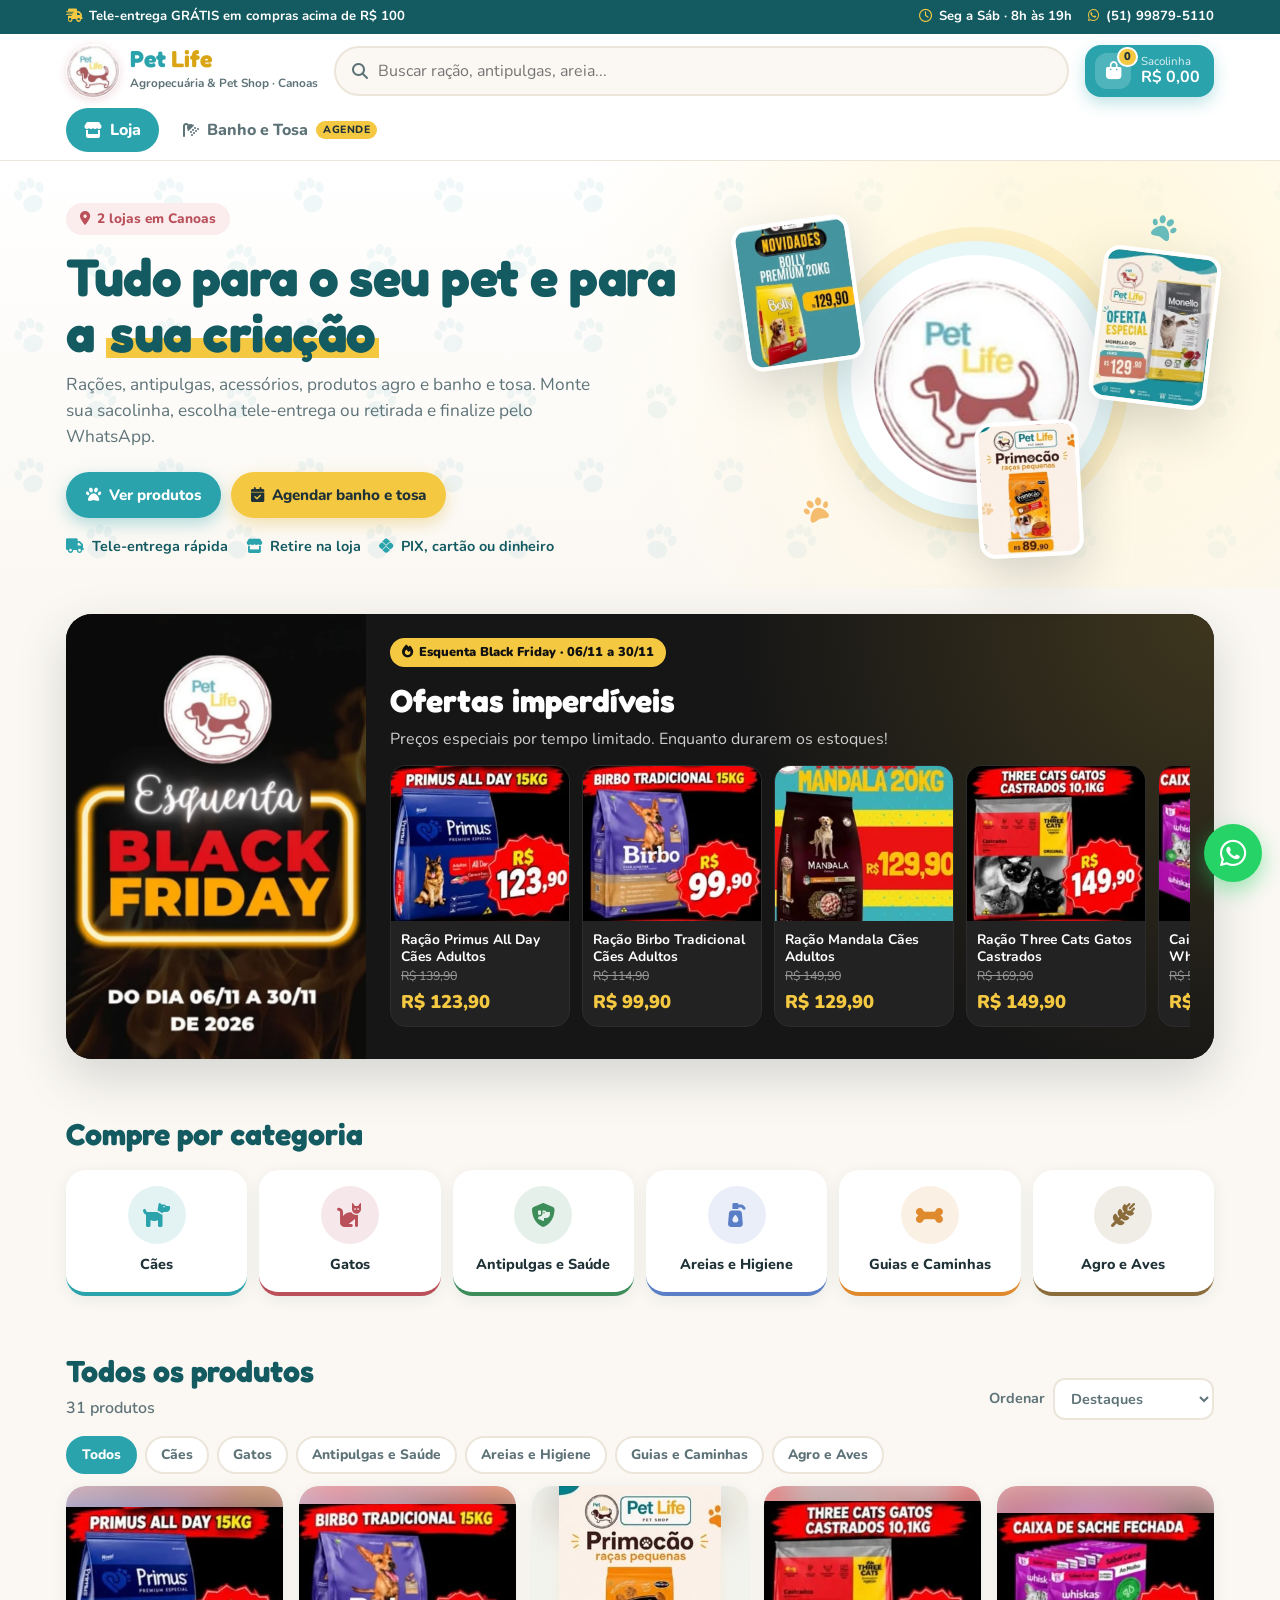
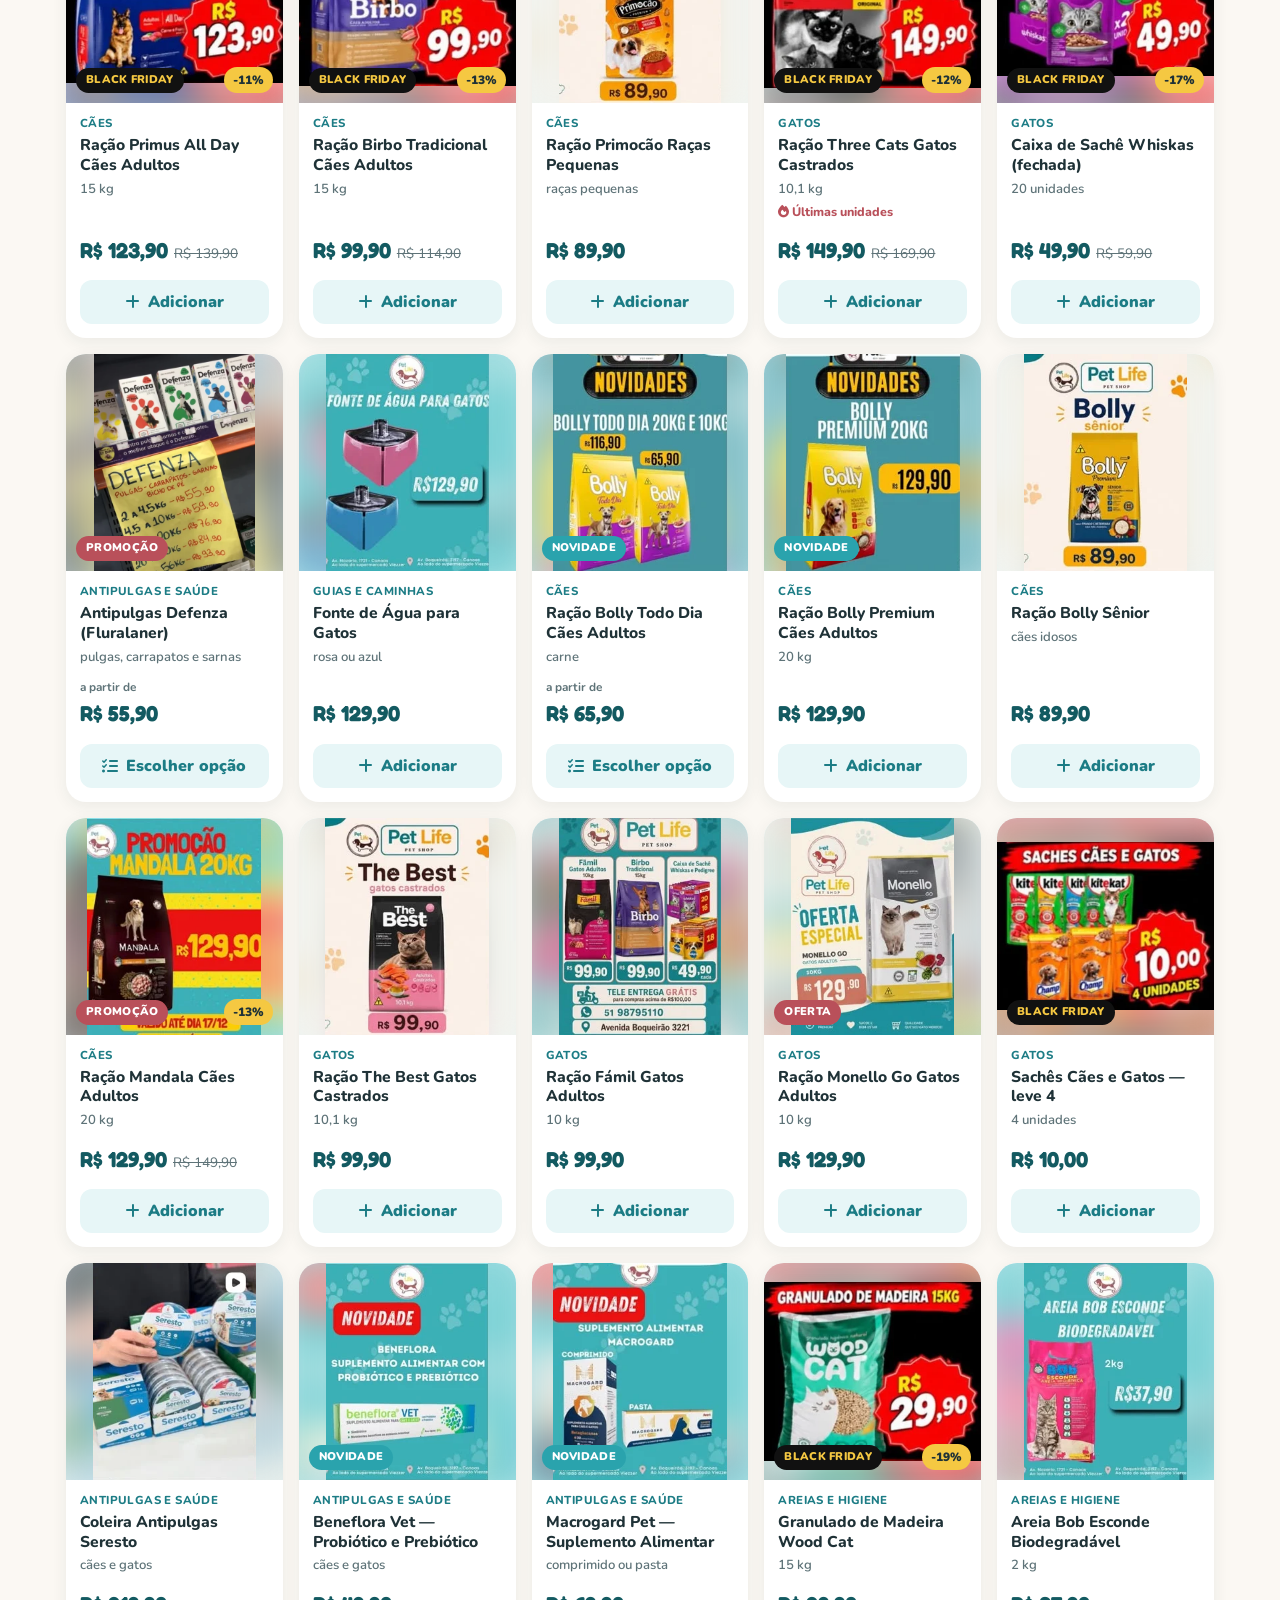
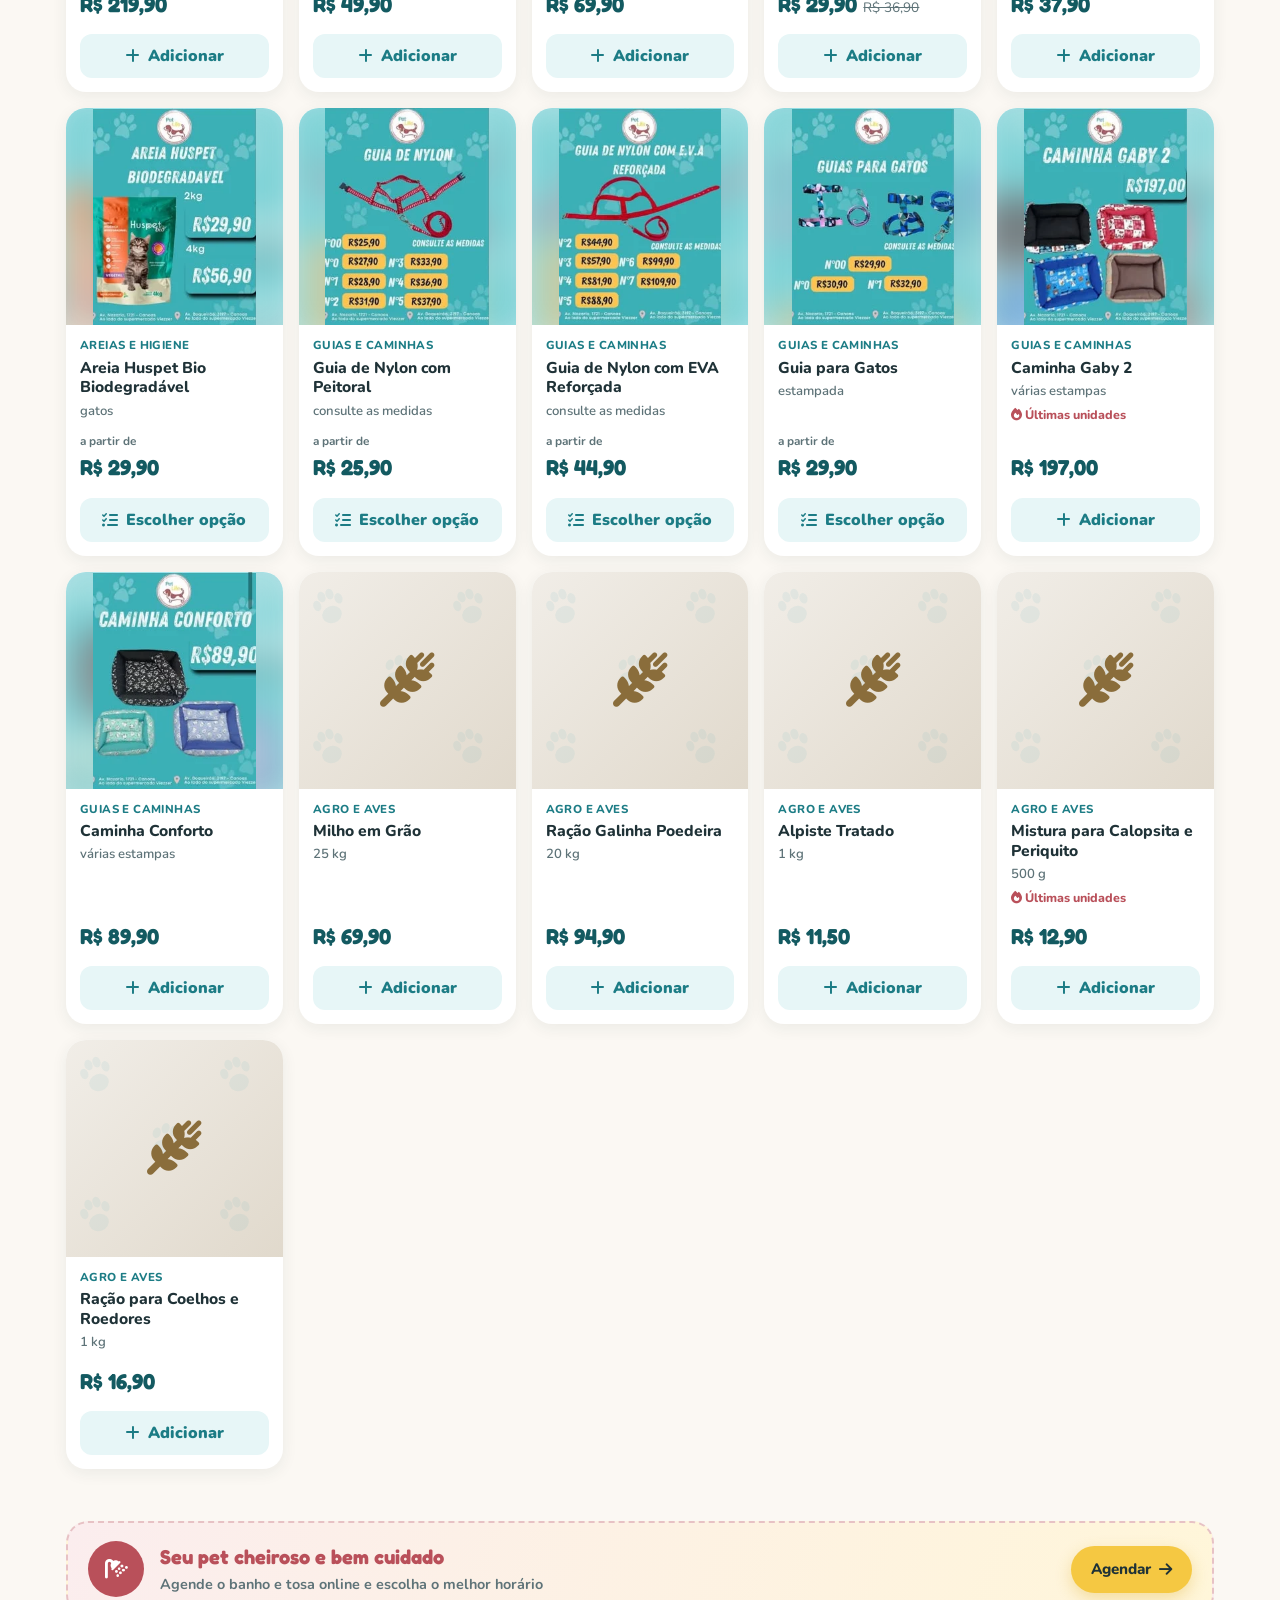
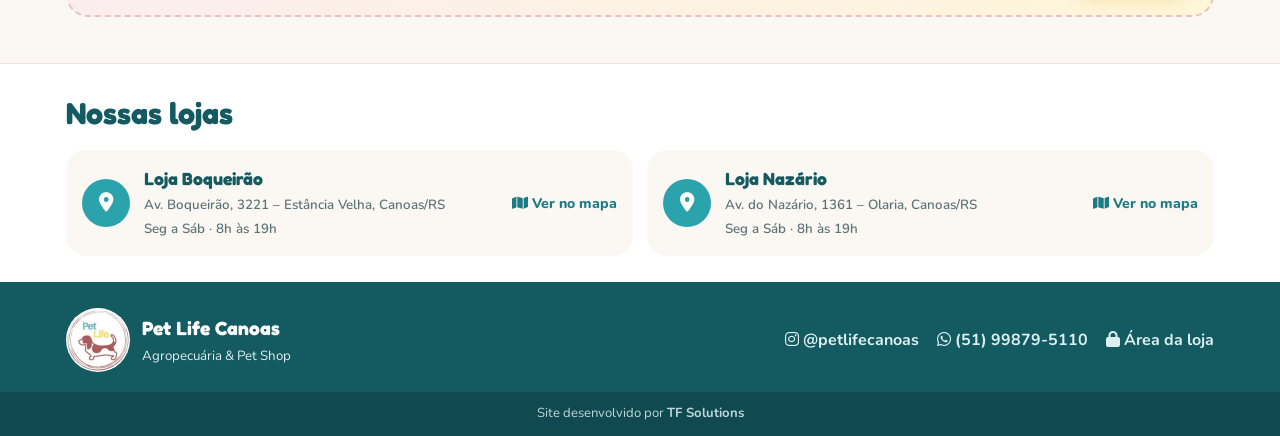
<file: index.html>
<!DOCTYPE html>
<html lang="pt-BR">

<head>
    <meta charset="UTF-8" />
    <meta name="viewport" content="width=device-width, initial-scale=1.0" />
    <title>Pet Life Canoas · Agropecuária, Pet Shop e Banho e Tosa</title>
    <meta name="description" content="Pet Life Canoas: rações, antipulgas, acessórios, produtos agro e banho e tosa com agendamento online. Duas lojas em Canoas/RS. Peça pelo WhatsApp." />
    <meta name="theme-color" content="#2AA3AD" />

    <!-- Prévia do link no WhatsApp / redes sociais (trocar o endereço quando publicar) -->
    <meta property="og:type" content="website" />
    <meta property="og:title" content="Pet Life Canoas · Agropecuária e Pet Shop" />
    <meta property="og:description" content="Rações, antipulgas, acessórios e banho e tosa com agendamento online. Monte sua sacolinha e peça pelo WhatsApp." />
    <meta property="og:image" content="https://fabricior13.github.io/petlife-canoas/assets/previa-link.jpg" />
    <meta property="og:image:width" content="1200" />
    <meta property="og:image:height" content="630" />
    <meta property="og:url" content="https://fabricior13.github.io/petlife-canoas/" />
    <meta name="twitter:card" content="summary_large_image" />

    <link rel="icon" href="assets/favicon.png" type="image/png" />
    <link rel="apple-touch-icon" href="assets/apple-touch-icon.png" />
    <link rel="preconnect" href="https://fonts.googleapis.com">
    <link rel="preconnect" href="https://fonts.gstatic.com" crossorigin>
    <link href="https://fonts.googleapis.com/css2?family=Fredoka:wght@500;600;700&family=Nunito:wght@400;600;700;800&display=swap" rel="stylesheet">
    <link rel="stylesheet" href="https://cdnjs.cloudflare.com/ajax/libs/font-awesome/6.5.1/css/all.min.css">
    <link rel="stylesheet" href="style.css" />
</head>

<body>
    <div class="topbar">
        <div class="container topbar-inner">
            <span><i class="fa-solid fa-truck-fast" aria-hidden="true"></i> <span id="aviso-topo"></span></span>
            <span class="topbar-dir">
                <span><i class="fa-regular fa-clock" aria-hidden="true"></i> <span id="horario-topo"></span></span>
                <a id="whats-topo" href="#" target="_blank" rel="noopener"><i class="fa-brands fa-whatsapp" aria-hidden="true"></i> <span id="telefone-topo"></span></a>
            </span>
        </div>
    </div>

    <header class="header">
        <div class="container header-inner">
            <a href="#loja" class="marca" aria-label="Pet Life — início">
                <img src="assets/logo.png" alt="Pet Life" width="54" height="54">
                <span class="marca-texto">
                    <strong><span class="pet">Pet</span> <span class="life">Life</span></strong>
                    <small>Agropecuária & Pet Shop · Canoas</small>
                </span>
            </a>
            <label class="busca" role="search">
                <i class="fa-solid fa-magnifying-glass" aria-hidden="true"></i>
                <input id="busca" type="search" placeholder="Buscar ração, antipulgas, areia..." aria-label="Buscar produto" autocomplete="off">
            </label>
            <button class="btn-sacola" id="abrir-sacola" type="button" aria-label="Abrir sacolinha">
                <span class="btn-sacola-ico"><i class="fa-solid fa-bag-shopping" aria-hidden="true"></i><span class="badge" id="badge">0</span></span>
                <span class="btn-sacola-txt"><small>Sacolinha</small><strong id="total-header">R$ 0,00</strong></span>
            </button>
        </div>
        <nav class="abas container" aria-label="Seções">
            <a href="#loja" class="aba" data-aba="loja"><i class="fa-solid fa-store" aria-hidden="true"></i> Loja</a>
            <a href="#banho-e-tosa" class="aba" data-aba="banho"><i class="fa-solid fa-shower" aria-hidden="true"></i> Banho e Tosa <span class="aba-novo">agende</span></a>
        </nav>
    </header>

    <!-- ═════════════════════════════ LOJA ═════════════════════════════ -->
    <main id="view-loja">
        <section class="hero">
            <div class="container hero-inner">
                <div class="hero-texto">
                    <span class="selo-hero"><i class="fa-solid fa-location-dot" aria-hidden="true"></i> 2 lojas em Canoas</span>
                    <h1>Tudo para o seu pet e para a <span class="destaque-amarelo">sua criação</span></h1>
                    <p>Rações, antipulgas, acessórios, produtos agro e banho e tosa. Monte sua sacolinha, escolha tele-entrega ou retirada e finalize pelo WhatsApp.</p>
                    <div class="hero-botoes">
                        <a href="#produtos" class="btn btn-teal"><i class="fa-solid fa-paw" aria-hidden="true"></i> Ver produtos</a>
                        <a href="#banho-e-tosa" class="btn btn-amarelo"><i class="fa-solid fa-calendar-check" aria-hidden="true"></i> Agendar banho e tosa</a>
                    </div>
                    <ul class="hero-selos">
                        <li><i class="fa-solid fa-truck" aria-hidden="true"></i> Tele-entrega rápida</li>
                        <li><i class="fa-solid fa-store" aria-hidden="true"></i> Retire na loja</li>
                        <li><i class="fa-brands fa-pix" aria-hidden="true"></i> PIX, cartão ou dinheiro</li>
                    </ul>
                </div>
                <div class="hero-arte" aria-hidden="true">
                    <div class="hero-circulo"><img src="assets/logo.png" alt=""></div>
                    <img class="hero-prod p1" src="assets/produtos/bolly-premium.webp" alt="">
                    <img class="hero-prod p2" src="assets/produtos/monello.webp" alt="">
                    <img class="hero-prod p3" src="assets/produtos/primocao.webp" alt="">
                    <span class="patinha pa1"><i class="fa-solid fa-paw"></i></span>
                    <span class="patinha pa2"><i class="fa-solid fa-paw"></i></span>
                </div>
            </div>
        </section>

        <!-- Campanha (Esquenta Black Friday) -->
        <section class="secao campanha" id="ofertas">
            <div class="container">
                <div class="campanha-card">
                    <img class="campanha-banner" src="assets/esquenta-bf.webp" alt="Esquenta Black Friday Pet Life de 06/11 a 30/11">
                    <div class="campanha-conteudo">
                        <span class="campanha-tag"><i class="fa-solid fa-fire" aria-hidden="true"></i> Esquenta Black Friday · 06/11 a 30/11</span>
                        <h2>Ofertas imperdíveis</h2>
                        <p>Preços especiais por tempo limitado. Enquanto durarem os estoques!</p>
                        <div class="carrossel" id="carrossel-ofertas"></div>
                    </div>
                </div>
            </div>
        </section>

        <section class="secao" id="categorias">
            <div class="container">
                <h2 class="titulo-secao">Compre por categoria</h2>
                <div class="cat-grid" id="cat-grid"></div>
            </div>
        </section>

        <section class="secao" id="produtos">
            <div class="container">
                <div class="secao-topo">
                    <div>
                        <h2 class="titulo-secao" id="titulo-lista">Todos os produtos</h2>
                        <p class="secao-sub" id="contador"></p>
                    </div>
                    <label class="ordenar"><span>Ordenar</span>
                        <select id="ordenar">
                            <option value="destaque">Destaques</option>
                            <option value="ofertas">Ofertas primeiro</option>
                            <option value="menor">Menor preço</option>
                            <option value="maior">Maior preço</option>
                            <option value="nome">Nome (A-Z)</option>
                        </select>
                    </label>
                </div>
                <div class="chips" id="chips-cat"></div>
                <div class="grid-produtos" id="grid-produtos"></div>
                <div class="vazio" id="vazio" hidden>
                    <i class="fa-solid fa-magnifying-glass" aria-hidden="true"></i>
                    <p>Não achamos esse produto por aqui.</p>
                    <a class="btn btn-teal" id="perguntar-whats" href="#" target="_blank" rel="noopener"><i class="fa-brands fa-whatsapp"></i> Perguntar no WhatsApp</a>
                </div>
            </div>
        </section>

        <section class="secao">
            <div class="container">
                <a class="faixa-banho" href="#banho-e-tosa">
                    <span class="faixa-ico"><i class="fa-solid fa-shower" aria-hidden="true"></i></span>
                    <span><strong>Seu pet cheiroso e bem cuidado</strong><small>Agende o banho e tosa online e escolha o melhor horário</small></span>
                    <span class="btn btn-amarelo">Agendar <i class="fa-solid fa-arrow-right"></i></span>
                </a>
            </div>
        </section>
    </main>

    <!-- ═════════════════════════ BANHO E TOSA ═════════════════════════ -->
    <main id="view-banho" hidden>
        <section class="hero hero-banho">
            <div class="container hero-inner">
                <div class="hero-texto">
                    <span class="selo-hero"><i class="fa-solid fa-star" aria-hidden="true"></i> Banho e Tosa Pet Life</span>
                    <h1>Agende o banho do seu pet <span class="destaque-amarelo">em 1 minuto</span></h1>
                    <p>Escolha o serviço, a loja, o dia e o horário livre. A gente confirma pelo WhatsApp.</p>
                    <ol class="passos">
                        <li><span>1</span> Conte sobre o pet</li>
                        <li><span>2</span> Escolha o serviço</li>
                        <li><span>3</span> Dia e horário</li>
                        <li><span>4</span> Confirmação no WhatsApp</li>
                    </ol>
                </div>
                <div class="hero-arte hero-arte-banho" aria-hidden="true">
                    <div class="bolhas"><span></span><span></span><span></span><span></span><span></span></div>
                    <div class="hero-circulo"><img src="assets/logo.png" alt=""></div>
                </div>
            </div>
        </section>

        <section class="secao">
            <div class="container">
                <h2 class="titulo-secao">Serviços e valores</h2>
                <p class="secao-sub">Valor conforme o porte do pet. Adicionais podem ser escolhidos no agendamento.</p>
                <div class="tabela-precos" id="tabela-precos"></div>
            </div>
        </section>

        <section class="secao" id="agendar">
            <div class="container">
                <form class="agendar" id="form-agendar" novalidate>
                    <div class="agendar-corpo">
                        <fieldset class="etapa">
                            <legend><span class="n">1</span> Sobre o pet</legend>
                            <div class="linha-2">
                                <label class="campo">Nome do pet<input id="ag-pet" required placeholder="Ex.: Thor" autocomplete="off"></label>
                                <label class="campo">Raça <small>(opcional)</small><input id="ag-raca" placeholder="Ex.: Shih-tzu"></label>
                            </div>
                            <p class="rotulo">É cão ou gato?</p>
                            <div class="opcoes" id="ag-especie">
                                <button type="button" class="opcao ativo" data-v="Cão"><i class="fa-solid fa-dog"></i> Cão</button>
                                <button type="button" class="opcao" data-v="Gato"><i class="fa-solid fa-cat"></i> Gato</button>
                            </div>
                            <p class="rotulo">Porte</p>
                            <div class="opcoes opcoes-porte" id="ag-porte"></div>
                        </fieldset>

                        <fieldset class="etapa">
                            <legend><span class="n">2</span> Serviço</legend>
                            <div class="servicos" id="ag-servicos"></div>
                            <p class="rotulo">Adicionais <small>(opcional)</small></p>
                            <div class="adicionais" id="ag-adicionais"></div>
                        </fieldset>

                        <fieldset class="etapa">
                            <legend><span class="n">3</span> Loja, dia e horário</legend>
                            <div class="opcoes" id="ag-loja"></div>
                            <p class="rotulo">Dia</p>
                            <div class="dias" id="ag-dias"></div>
                            <p class="rotulo">Horário <small id="ag-dia-txt"></small></p>
                            <div class="horarios" id="ag-horarios"></div>
                        </fieldset>

                        <fieldset class="etapa">
                            <legend><span class="n">4</span> Seus dados</legend>
                            <div class="linha-2">
                                <label class="campo">Seu nome<input id="ag-tutor" required autocomplete="name" placeholder="Nome do tutor"></label>
                                <label class="campo">WhatsApp<input id="ag-fone" required inputmode="tel" autocomplete="tel" placeholder="(51) 99999-9999"></label>
                            </div>
                            <label class="campo">Observações <small>(opcional)</small><textarea id="ag-obs" rows="2" placeholder="Ex.: tem medo do secador, pele sensível..."></textarea></label>
                        </fieldset>
                    </div>

                    <aside class="agendar-resumo">
                        <h3><i class="fa-solid fa-receipt" aria-hidden="true"></i> Resumo</h3>
                        <div id="ag-resumo"></div>
                        <p class="erro" id="ag-erro" hidden></p>
                        <button class="btn btn-whats btn-bloco" type="submit"><i class="fa-brands fa-whatsapp"></i> Agendar pelo WhatsApp</button>
                        <small class="nota">O horário fica reservado e a loja confirma pela conversa.</small>
                    </aside>
                </form>
            </div>
        </section>
    </main>

    <!-- ═════════════════════════ LOJAS + RODAPÉ ═════════════════════════ -->
    <section class="secao lojas">
        <div class="container">
            <h2 class="titulo-secao">Nossas lojas</h2>
            <div class="lojas-grid" id="lojas-grid"></div>
        </div>
    </section>

    <footer class="rodape">
        <div class="container rodape-inner">
            <div class="rodape-marca">
                <img src="assets/logo.png" alt="Pet Life" width="64" height="64">
                <div><strong>Pet Life Canoas</strong><small>Agropecuária & Pet Shop</small></div>
            </div>
            <div class="rodape-links">
                <a id="rod-insta" href="#" target="_blank" rel="noopener"><i class="fa-brands fa-instagram"></i> @petlifecanoas</a>
                <a id="rod-whats" href="#" target="_blank" rel="noopener"><i class="fa-brands fa-whatsapp"></i> <span id="rod-fone"></span></a>
                <a href="admin.html"><i class="fa-solid fa-lock"></i> Área da loja</a>
            </div>
        </div>
        <div class="credito">
            <a id="credito-tf" href="#" target="_blank" rel="noopener">Site desenvolvido por <strong>TF Solutions</strong></a>
        </div>
    </footer>

    <a class="whats-flutuante" id="whats-flutuante" href="#" target="_blank" rel="noopener" aria-label="Falar no WhatsApp"><i class="fa-brands fa-whatsapp"></i></a>

    <!-- Barra fixa da sacolinha no celular -->
    <button class="barra-sacola" id="barra-sacola" type="button" hidden>
        <span><i class="fa-solid fa-bag-shopping"></i> <span id="barra-qtd">0 itens</span></span>
        <strong>Ver sacolinha · <span id="barra-total">R$ 0,00</span></strong>
    </button>

    <!-- Modal do produto -->
    <div class="modal" id="modal-produto" hidden>
        <div class="modal-fundo" data-fechar></div>
        <div class="modal-caixa" role="dialog" aria-modal="true" aria-labelledby="mp-nome">
            <button class="fechar" data-fechar aria-label="Fechar"><i class="fa-solid fa-xmark"></i></button>
            <div id="mp-conteudo"></div>
        </div>
    </div>

    <!-- Sacolinha -->
    <div class="gaveta" id="gaveta" hidden>
        <div class="modal-fundo" data-fechar-sacola></div>
        <aside class="gaveta-caixa" role="dialog" aria-modal="true" aria-label="Sacolinha">
            <div class="gaveta-topo">
                <h2><i class="fa-solid fa-bag-shopping"></i> Sua sacolinha</h2>
                <button class="fechar" data-fechar-sacola aria-label="Fechar"><i class="fa-solid fa-xmark"></i></button>
            </div>
            <div class="gaveta-corpo" id="sacola-corpo"></div>
        </aside>
    </div>

    <div class="toast" id="toast" role="status" aria-live="polite"></div>

    <script src="dados.js"></script>
    <script src="app.js"></script>
</body>

</html>
</file>
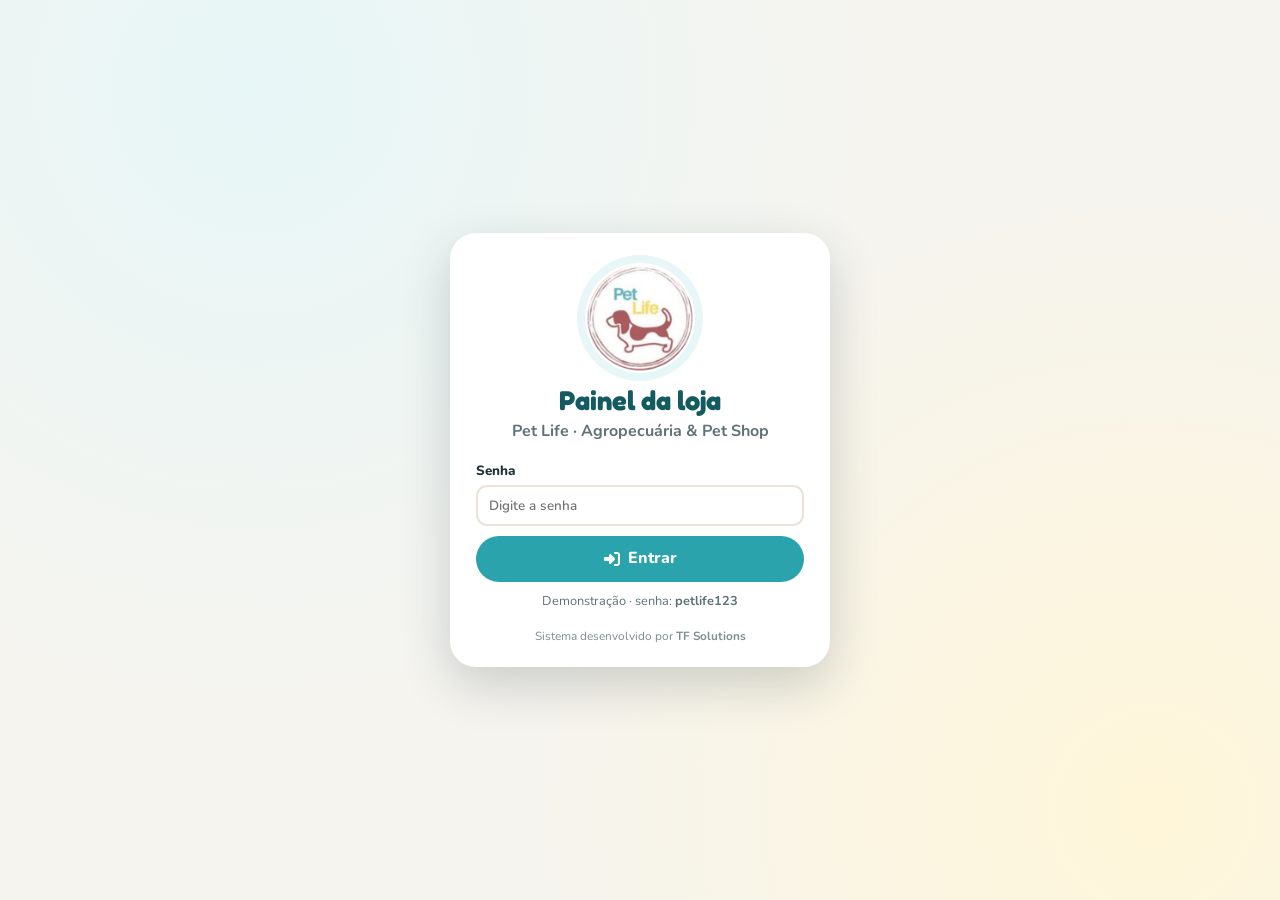
<file: admin.html>
<!DOCTYPE html>
<html lang="pt-BR">

<head>
    <meta charset="UTF-8" />
    <meta name="viewport" content="width=device-width, initial-scale=1.0" />
    <meta name="robots" content="noindex" />
    <meta name="theme-color" content="#135A61" />
    <title>Painel da loja · Pet Life</title>
    <link rel="icon" href="assets/favicon.png" type="image/png" />
    <link rel="apple-touch-icon" href="assets/apple-touch-icon.png" />
    <link rel="preconnect" href="https://fonts.googleapis.com">
    <link rel="preconnect" href="https://fonts.gstatic.com" crossorigin>
    <link href="https://fonts.googleapis.com/css2?family=Fredoka:wght@500;600;700&family=Nunito:wght@400;600;700;800&display=swap" rel="stylesheet">
    <link rel="stylesheet" href="https://cdnjs.cloudflare.com/ajax/libs/font-awesome/6.5.1/css/all.min.css">
    <link rel="stylesheet" href="admin.css" />
</head>

<body>
    <!-- LOGIN -->
    <section class="login" id="tela-login">
        <form class="login-caixa" id="form-login">
            <img src="assets/logo.png" alt="Pet Life" width="110" height="110">
            <h1>Painel da loja</h1>
            <p>Pet Life · Agropecuária & Pet Shop</p>
            <label class="campo">Senha<input type="password" id="senha" autocomplete="current-password" required placeholder="Digite a senha"></label>
            <p class="erro" id="erro-login" hidden>Senha incorreta.</p>
            <button class="btn btn-teal btn-bloco" type="submit"><i class="fa-solid fa-right-to-bracket"></i> Entrar</button>
            <small class="dica-demo">Demonstração · senha: <b>petlife123</b></small>
            <a class="assinatura" href="https://www.tfsolutions.com.br" target="_blank" rel="noopener">Sistema desenvolvido por <b>TF Solutions</b></a>
        </form>
    </section>

    <!-- PAINEL -->
    <div class="app" id="app" hidden>
        <aside class="lateral">
            <div class="lateral-marca">
                <img src="assets/logo.png" alt="" width="44" height="44">
                <div><strong>Pet Life</strong><small>Painel da loja</small></div>
            </div>
            <nav class="menu" id="menu">
                <button data-tela="inicio" class="ativo"><i class="fa-solid fa-chart-simple"></i><span>Início</span></button>
                <button data-tela="agenda"><i class="fa-solid fa-calendar-days"></i><span>Agenda</span><b class="contador" id="cont-pendentes" hidden>0</b></button>
                <button data-tela="estoque"><i class="fa-solid fa-boxes-stacked"></i><span>Estoque</span><b class="contador alerta" id="cont-baixo" hidden>0</b></button>
                <button data-tela="servicos"><i class="fa-solid fa-scissors"></i><span>Serviços</span></button>
                <button data-tela="config"><i class="fa-solid fa-gear"></i><span>Ajustes</span></button>
            </nav>
            <div class="lateral-rodape">
                <a href="index.html" target="_blank" rel="noopener"><i class="fa-solid fa-store"></i> Ver a loja</a>
                <button id="sair"><i class="fa-solid fa-right-from-bracket"></i> Sair</button>
            </div>
        </aside>

        <main class="conteudo">
            <header class="topo">
                <div>
                    <h1 id="titulo-tela">Início</h1>
                    <p id="sub-tela"></p>
                </div>
                <div class="topo-acoes" id="topo-acoes"></div>
            </header>

            <!-- INÍCIO -->
            <section class="tela" id="tela-inicio">
                <div class="kpis" id="kpis"></div>
                <div class="grade-2">
                    <div class="painel"><h2>Banho e tosa · últimos 30 dias</h2><p class="painel-sub">Atendimentos por dia</p><div class="grafico" id="graf-banhos"></div></div>
                    <div class="painel"><h2>Pedidos pelo site · últimos 30 dias</h2><p class="painel-sub">Pedidos finalizados no WhatsApp por dia</p><div class="grafico" id="graf-pedidos"></div></div>
                    <div class="painel"><h2>Serviços mais pedidos · este mês</h2><div class="barras-h" id="graf-servicos"></div></div>
                    <div class="painel"><h2>Produtos mais pedidos no site · 30 dias</h2><div class="barras-h" id="graf-produtos"></div></div>
                    <div class="painel"><h2><i class="fa-solid fa-calendar-day"></i> Agenda de hoje</h2><div id="lista-hoje"></div></div>
                    <div class="painel"><h2><i class="fa-solid fa-triangle-exclamation"></i> Repor estoque</h2><div id="lista-baixo"></div></div>
                </div>
            </section>

            <!-- AGENDA -->
            <section class="tela" id="tela-agenda" hidden>
                <div class="agenda-barra">
                    <div class="mes-nav">
                        <button class="btn-ico" id="mes-ant" aria-label="Mês anterior"><i class="fa-solid fa-chevron-left"></i></button>
                        <strong id="mes-titulo"></strong>
                        <button class="btn-ico" id="mes-prox" aria-label="Próximo mês"><i class="fa-solid fa-chevron-right"></i></button>
                        <button class="btn btn-claro btn-sm" id="mes-hoje">Hoje</button>
                    </div>
                    <div class="filtro-lojas" id="filtro-lojas"></div>
                </div>
                <div class="agenda-layout">
                    <div class="painel calendario-painel">
                        <div class="cal-semana"><span>Dom</span><span>Seg</span><span>Ter</span><span>Qua</span><span>Qui</span><span>Sex</span><span>Sáb</span></div>
                        <div class="calendario" id="calendario"></div>
                        <div class="legenda" id="legenda"></div>
                    </div>
                    <div class="painel dia-painel" id="dia-painel"></div>
                </div>
            </section>

            <!-- ESTOQUE -->
            <section class="tela" id="tela-estoque" hidden>
                <div class="kpis kpis-4" id="kpis-estoque"></div>
                <div class="painel">
                    <div class="filtros">
                        <label class="busca-adm"><i class="fa-solid fa-magnifying-glass"></i><input id="est-busca" type="search" placeholder="Buscar produto"></label>
                        <select id="est-cat"></select>
                        <select id="est-filtro">
                            <option value="">Todos</option>
                            <option value="baixo">Estoque baixo</option>
                            <option value="zerado">Esgotados</option>
                            <option value="oculto">Ocultos na loja</option>
                        </select>
                    </div>
                    <div class="lista-estoque" id="lista-estoque"></div>
                </div>
            </section>

            <!-- SERVIÇOS -->
            <section class="tela" id="tela-servicos" hidden>
                <div class="painel">
                    <h2>Preços por porte</h2>
                    <p class="painel-sub">O valor aparece para o cliente na hora de agendar. Desmarque para esconder um serviço.</p>
                    <div class="tabela-rolagem"><table class="tabela" id="tab-servicos"></table></div>
                </div>
                <div class="painel">
                    <h2>Adicionais</h2>
                    <div id="lista-adicionais"></div>
                    <button class="btn btn-claro btn-sm" id="add-adicional"><i class="fa-solid fa-plus"></i> Novo adicional</button>
                </div>
                <div class="salvar-fixo"><button class="btn btn-teal" id="salvar-servicos"><i class="fa-solid fa-floppy-disk"></i> Salvar serviços</button></div>
            </section>

            <!-- CONFIGURAÇÕES -->
            <section class="tela" id="tela-config" hidden>
                <form id="form-config" class="grade-2"></form>
            </section>
        </main>
    </div>

    <!-- Modal genérico -->
    <div class="modal" id="modal" hidden>
        <div class="modal-fundo" data-fechar></div>
        <div class="modal-caixa" role="dialog" aria-modal="true">
            <button class="fechar" data-fechar aria-label="Fechar"><i class="fa-solid fa-xmark"></i></button>
            <div id="modal-conteudo"></div>
        </div>
    </div>
    <div class="dica-grafico" id="dica" hidden></div>
    <div class="toast" id="toast" role="status" aria-live="polite"></div>

    <script src="dados.js"></script>
    <script src="admin.js"></script>
</body>

</html>
</file>
<file: style.css>
/* ─────────────────────────────────────────────────────────────────────────────
   PET LIFE CANOAS — LOJA
   Cores do logo e das postagens: azul-turquesa ("Pet"), amarelo ("Life"),
   rosado do salsichinha e o creme dos posts. Fundo claro e neutro.
   ───────────────────────────────────────────────────────────────────────────── */
:root {
    --teal: #2AA3AD;
    --teal-700: #1C7C85;
    --teal-900: #135A61;
    --teal-50: #E7F6F7;
    --teal-100: #CDEDEF;
    --amarelo: #F5C842;
    --amarelo-700: #D9A514;
    --amarelo-50: #FFF6D9;
    --rosa: #B9505A;
    --rosa-50: #FBEDEE;
    --laranja: #F2A33A;
    --whats: #25D366;
    --whats-700: #1DA851;

    --tinta: #1F3237;
    --suave: #5E7378;
    --fundo: #FBF8F3;
    --card: #FFFFFF;
    --linha: #ECE5DA;

    --raio: 20px;
    --raio-sm: 12px;
    --sombra: 0 4px 16px rgba(31, 50, 55, .07);
    --sombra-lg: 0 18px 50px rgba(31, 50, 55, .18);

    --fonte-titulo: "Fredoka", "Nunito", system-ui, sans-serif;
    --fonte: "Nunito", system-ui, -apple-system, "Segoe UI", sans-serif;

    --patinhas: url("data:image/svg+xml;utf8,<svg xmlns='http://www.w3.org/2000/svg' width='140' height='140' viewBox='0 0 140 140'><g fill='%232AA3AD' fill-opacity='0.07'><g transform='translate(30 34) rotate(-20)'><ellipse cx='0' cy='9' rx='10' ry='8.5'/><ellipse cx='-11' cy='-4' rx='4' ry='5.4'/><ellipse cx='-4' cy='-11' rx='4' ry='5.4'/><ellipse cx='4.5' cy='-11' rx='4' ry='5.4'/><ellipse cx='11.5' cy='-4' rx='4' ry='5.4'/></g><g transform='translate(100 100) rotate(18)'><ellipse cx='0' cy='9' rx='10' ry='8.5'/><ellipse cx='-11' cy='-4' rx='4' ry='5.4'/><ellipse cx='-4' cy='-11' rx='4' ry='5.4'/><ellipse cx='4.5' cy='-11' rx='4' ry='5.4'/><ellipse cx='11.5' cy='-4' rx='4' ry='5.4'/></g></g></svg>");
}

* { box-sizing: border-box; margin: 0; padding: 0; }
html { scroll-behavior: smooth; scroll-padding-top: 130px; }
body { font-family: var(--fonte); color: var(--tinta); background: var(--fundo); line-height: 1.5; -webkit-font-smoothing: antialiased; overflow-x: hidden; }
body.travado { overflow: hidden; }
img { max-width: 100%; display: block; }
a { color: inherit; }
button, input, select, textarea { font: inherit; color: inherit; }
button { cursor: pointer; }
[hidden] { display: none !important; }
:focus-visible { outline: 3px solid var(--amarelo); outline-offset: 2px; }
.container { width: 100%; max-width: 1180px; margin: 0 auto; padding: 0 16px; }

/* ─── BOTÕES ─── */
.btn { display: inline-flex; align-items: center; justify-content: center; gap: 8px; border: 0; border-radius: 999px; padding: 12px 20px; font-weight: 800; font-size: .95rem; text-decoration: none; transition: transform .15s, box-shadow .15s, background .15s; white-space: nowrap; }
.btn:hover { transform: translateY(-1px); }
.btn:active { transform: translateY(1px); }
.btn-teal { background: var(--teal); color: #fff; box-shadow: 0 6px 16px rgba(42, 163, 173, .35); }
.btn-teal:hover { background: var(--teal-700); }
.btn-amarelo { background: var(--amarelo); color: var(--tinta); box-shadow: 0 6px 16px rgba(217, 165, 20, .3); }
.btn-amarelo:hover { background: #f1bd22; }
.btn-whats { background: var(--whats); color: #fff; box-shadow: 0 6px 16px rgba(37, 211, 102, .35); }
.btn-whats:hover { background: var(--whats-700); }
.btn-claro { background: #fff; color: var(--teal-700); border: 2px solid var(--teal-100); }
.btn-bloco { width: 100%; padding: 15px 20px; font-size: 1.02rem; }

/* ─── TOPO ─── */
.topbar { background: var(--teal-900); color: #fff; font-size: .82rem; font-weight: 700; }
.topbar-inner { display: flex; justify-content: space-between; gap: 12px; padding: 7px 16px; }
.topbar i { color: var(--amarelo); margin-right: 3px; }
.topbar-dir { display: flex; gap: 16px; }
.topbar a { text-decoration: none; }
@media (max-width: 720px) { .topbar-inner { justify-content: center; text-align: center; } .topbar-dir { display: none; } }

.header { position: sticky; top: 0; z-index: 50; background: rgba(255, 255, 255, .94); backdrop-filter: blur(10px); border-bottom: 1px solid var(--linha); }
.header-inner { display: flex; align-items: center; gap: 16px; padding: 10px 16px; }
.marca { display: flex; align-items: center; gap: 10px; text-decoration: none; flex-shrink: 0; }
.marca img { width: 54px; height: 54px; border-radius: 50%; box-shadow: 0 2px 8px rgba(185, 80, 90, .2); }
.marca-texto strong { display: block; font-family: var(--fonte-titulo); font-size: 1.45rem; line-height: 1; }
.marca-texto .pet { color: var(--teal); }
.marca-texto .life { color: var(--amarelo-700); }
.marca-texto small { color: var(--suave); font-size: .74rem; font-weight: 700; }
.busca { flex: 1; display: flex; align-items: center; gap: 10px; background: var(--fundo); border: 2px solid var(--linha); border-radius: 999px; padding: 0 16px; transition: border-color .15s; }
.busca:focus-within { border-color: var(--teal); background: #fff; }
.busca i { color: var(--suave); }
.busca input { flex: 1; border: 0; background: transparent; padding: 11px 0; outline: none; min-width: 0; }
.btn-sacola { display: flex; align-items: center; gap: 10px; border: 0; background: var(--teal); color: #fff; border-radius: 16px; padding: 8px 14px 8px 10px; box-shadow: 0 6px 16px rgba(42, 163, 173, .3); flex-shrink: 0; }
.btn-sacola-ico { position: relative; width: 36px; height: 36px; display: grid; place-items: center; background: rgba(255, 255, 255, .18); border-radius: 12px; font-size: 1.1rem; }
.badge { position: absolute; top: -6px; right: -7px; background: var(--amarelo); color: var(--tinta); font-size: .7rem; font-weight: 900; min-width: 20px; height: 20px; border-radius: 99px; display: grid; place-items: center; padding: 0 5px; border: 2px solid #fff; }
.btn-sacola-txt { text-align: left; line-height: 1.15; }
.btn-sacola-txt small { display: block; font-size: .72rem; opacity: .85; }
.btn-sacola.pulo { animation: pulo .45s; }
@keyframes pulo { 40% { transform: scale(1.1); } }

.abas { display: flex; gap: 6px; padding-bottom: 8px; }
.aba { display: inline-flex; align-items: center; gap: 8px; padding: 8px 16px; border-radius: 999px; text-decoration: none; font-weight: 800; color: var(--suave); background: transparent; border: 2px solid transparent; transition: .15s; }
.aba:hover { color: var(--teal-700); background: var(--teal-50); }
.aba.ativo { color: #fff; background: var(--teal); }
.aba[data-aba="banho"].ativo { background: var(--rosa); }
.aba { white-space: nowrap; }
@media (max-width: 400px) { .aba-novo { display: none; } }
.aba-novo { font-size: .66rem; text-transform: uppercase; letter-spacing: .5px; background: var(--amarelo); color: var(--tinta); border-radius: 99px; padding: 1px 7px; }

@media (max-width: 720px) {
    .header-inner { flex-wrap: wrap; gap: 10px; padding: 8px 12px; }
    .marca img { width: 44px; height: 44px; }
    .marca-texto strong { font-size: 1.25rem; }
    .marca { flex: 1; }
    .busca { order: 3; flex-basis: 100%; }
    .busca input { padding: 9px 0; }
    .btn-sacola-txt { display: none; }
    .btn-sacola { padding: 7px; border-radius: 14px; }
    .abas { padding: 0 12px 8px; }
    .aba { flex: 1; justify-content: center; padding: 8px 10px; font-size: .9rem; }
}

/* ─── HERO ─── */
.hero { background: radial-gradient(circle at 85% 30%, var(--amarelo-50) 0, transparent 45%), var(--patinhas), linear-gradient(180deg, #fff, var(--fundo)); padding: 42px 0 30px; }
.hero-inner { display: grid; grid-template-columns: 1.15fr .85fr; gap: 30px; align-items: center; }
.selo-hero { display: inline-flex; align-items: center; gap: 7px; background: var(--rosa-50); color: var(--rosa); font-weight: 800; font-size: .85rem; padding: 6px 14px; border-radius: 99px; }
.hero h1 { font-family: var(--fonte-titulo); font-weight: 700; font-size: clamp(2rem, 4.6vw, 3.3rem); line-height: 1.05; color: var(--teal-900); margin: 14px 0 12px; letter-spacing: -.5px; }
.destaque-amarelo { background: linear-gradient(180deg, transparent 58%, var(--amarelo) 58%, var(--amarelo) 90%, transparent 90%); padding: 0 4px; }
.hero p { color: var(--suave); font-size: 1.08rem; max-width: 540px; }
.hero-botoes { display: flex; gap: 10px; flex-wrap: wrap; margin: 22px 0 18px; }
.hero-selos { display: flex; flex-wrap: wrap; gap: 8px 18px; list-style: none; font-weight: 700; font-size: .9rem; color: var(--teal-900); }
.hero-selos i { color: var(--teal); margin-right: 4px; }
.hero-arte { position: relative; height: 340px; }
.hero-circulo { position: absolute; inset: 30px 40px; margin: auto; width: 250px; height: 250px; border-radius: 50%; background: #fff; display: grid; place-items: center; box-shadow: 0 0 0 14px var(--teal-50), 0 0 0 28px rgba(245, 200, 66, .18), var(--sombra-lg); }
.hero-circulo img { width: 86%; }
.hero-prod { position: absolute; width: 118px; border-radius: 16px; box-shadow: var(--sombra-lg); border: 4px solid #fff; }
.p1 { left: 0; top: 10px; transform: rotate(-8deg); }
.p2 { right: 0; top: 40px; transform: rotate(7deg); }
.p3 { right: 28%; bottom: -6px; transform: rotate(-3deg); width: 104px; }
.patinha { position: absolute; color: var(--laranja); font-size: 1.6rem; opacity: .7; }
.pa1 { left: 14%; bottom: 20px; transform: rotate(-20deg); }
.pa2 { right: 8%; top: 0; transform: rotate(25deg); color: var(--teal); }
@media (max-width: 860px) {
    .hero { padding: 26px 0 18px; }
    .hero-inner { grid-template-columns: 1fr; }
    .hero-arte { height: 230px; order: -1; }
    .hero-circulo { width: 170px; height: 170px; inset: 20px 0; }
    .hero-prod { width: 86px; }
    .p1 { left: 4%; } .p2 { right: 4%; } .p3 { right: 36%; width: 76px; }
    .hero-botoes .btn { flex: 1; }
}

/* ─── SEÇÕES ─── */
.secao { padding: 26px 0; }
.titulo-secao { font-family: var(--fonte-titulo); font-weight: 700; font-size: clamp(1.45rem, 3vw, 1.9rem); color: var(--teal-900); }
.secao-sub { color: var(--suave); font-weight: 600; margin-top: 2px; }
.secao-topo { display: flex; justify-content: space-between; align-items: flex-end; gap: 14px; margin-bottom: 14px; flex-wrap: wrap; }
.ordenar { display: flex; align-items: center; gap: 8px; font-weight: 700; color: var(--suave); font-size: .9rem; }
.ordenar select { border: 2px solid var(--linha); border-radius: 12px; padding: 8px 12px; background: #fff; font-weight: 700; }

/* Campanha */
.campanha-card { display: grid; grid-template-columns: 300px 1fr; background: #111; border-radius: 26px; overflow: hidden; box-shadow: var(--sombra-lg); color: #fff; }
.campanha-banner { width: 100%; height: 100%; object-fit: cover; }
.campanha-conteudo { padding: 24px; min-width: 0; background: radial-gradient(circle at 100% 0, rgba(245, 200, 66, .18), transparent 50%), #161616; }
.campanha-tag { display: inline-flex; gap: 6px; align-items: center; background: var(--amarelo); color: #111; font-weight: 900; font-size: .8rem; padding: 5px 12px; border-radius: 99px; }
.campanha h2 { font-family: var(--fonte-titulo); font-size: 2rem; margin: 10px 0 2px; }
.campanha p { color: #cfcfcf; margin-bottom: 14px; }
.carrossel { display: grid; grid-auto-flow: column; grid-auto-columns: 180px; gap: 12px; overflow-x: auto; scroll-snap-type: x mandatory; padding-bottom: 8px; scrollbar-width: thin; }
.oferta { scroll-snap-align: start; background: #222; border-radius: 16px; overflow: hidden; text-decoration: none; display: flex; flex-direction: column; border: 1px solid #2c2c2c; transition: transform .15s; }
.oferta:hover { transform: translateY(-3px); }
.oferta img { width: 100%; aspect-ratio: 1.15; object-fit: cover; }
.oferta div { padding: 10px; display: flex; flex-direction: column; gap: 2px; flex: 1; }
.oferta strong { font-size: .86rem; line-height: 1.25; }
.oferta .de { color: #999; text-decoration: line-through; font-size: .78rem; }
.oferta .por { color: var(--amarelo); font-weight: 900; font-size: 1.15rem; margin-top: auto; }
@media (max-width: 760px) {
    .campanha-card { grid-template-columns: 1fr; }
    .campanha-banner { max-height: 190px; object-position: center 35%; }
    .campanha-conteudo { padding: 18px 16px; }
    .campanha h2 { font-size: 1.6rem; }
    .carrossel { grid-auto-columns: 150px; }
}

/* Categorias */
.cat-grid { display: grid; grid-template-columns: repeat(6, 1fr); gap: 12px; margin-top: 14px; }
.cat { border: 0; background: #fff; border-radius: var(--raio); padding: 16px 10px; display: flex; flex-direction: column; align-items: center; gap: 10px; box-shadow: var(--sombra); font-weight: 800; font-size: .9rem; text-align: center; transition: transform .15s; border-bottom: 4px solid var(--c); }
.cat:hover { transform: translateY(-3px); }
.cat-ico { width: 58px; height: 58px; border-radius: 50%; display: grid; place-items: center; font-size: 1.5rem; color: var(--c); background: color-mix(in srgb, var(--c) 13%, white); }
@media (max-width: 860px) { .cat-grid { grid-template-columns: repeat(3, 1fr); gap: 10px; } .cat { padding: 12px 6px; font-size: .82rem; } .cat-ico { width: 48px; height: 48px; font-size: 1.25rem; } }

/* Chips */
.chips { display: flex; gap: 8px; overflow-x: auto; padding: 2px 0 12px; scrollbar-width: none; }
.chips::-webkit-scrollbar { display: none; }
.chip { border: 2px solid var(--linha); background: #fff; padding: 7px 14px; border-radius: 99px; font-weight: 800; font-size: .86rem; white-space: nowrap; color: var(--suave); }
.chip.ativo { background: var(--teal); border-color: var(--teal); color: #fff; }

/* Produtos */
.grid-produtos { display: grid; grid-template-columns: repeat(auto-fill, minmax(210px, 1fr)); gap: 16px; }
.produto { background: var(--card); border-radius: var(--raio); box-shadow: var(--sombra); overflow: hidden; display: flex; flex-direction: column; transition: transform .15s, box-shadow .15s; position: relative; }
.produto:hover { transform: translateY(-3px); box-shadow: 0 12px 30px rgba(31, 50, 55, .12); }
.foto { position: relative; aspect-ratio: 1; overflow: hidden; background: var(--teal-50); cursor: pointer; border: 0; padding: 0; width: 100%; display: block; }
.foto .fundo-desfocado { position: absolute; inset: -20px; background-size: cover; background-position: center; filter: blur(18px) saturate(1.2); opacity: .55; }
.foto img { position: relative; width: 100%; height: 100%; object-fit: contain; }
.foto-arte { width: 100%; height: 100%; display: grid; place-items: center; font-size: 3.4rem; color: var(--c); background: var(--patinhas), linear-gradient(135deg, color-mix(in srgb, var(--c) 12%, white), color-mix(in srgb, var(--c) 26%, white)); }
.selo { position: absolute; bottom: 10px; left: 10px; z-index: 2; background: var(--rosa); color: #fff; font-weight: 900; font-size: .7rem; padding: 4px 10px; border-radius: 99px; text-transform: uppercase; letter-spacing: .3px; }
.selo.bf { background: #111; color: var(--amarelo); }
.selo.novidade { background: var(--teal); }
.selo-desc { position: absolute; bottom: 10px; right: 10px; z-index: 2; background: var(--amarelo); color: var(--tinta); font-weight: 900; font-size: .75rem; padding: 4px 9px; border-radius: 99px; }
.produto-info { padding: 12px 14px 14px; display: flex; flex-direction: column; gap: 4px; flex: 1; }
.produto-cat { font-size: .72rem; font-weight: 800; color: var(--teal-700); text-transform: uppercase; letter-spacing: .4px; }
.produto-nome { font-weight: 800; line-height: 1.25; font-size: .98rem; cursor: pointer; }
.produto-un { color: var(--suave); font-size: .82rem; font-weight: 600; }
.produto-preco { margin-top: auto; padding-top: 8px; display: flex; align-items: baseline; gap: 6px; flex-wrap: wrap; }
.produto-preco .a-partir { font-size: .74rem; color: var(--suave); font-weight: 700; width: 100%; margin-bottom: -6px; }
.produto-preco .por { font-family: var(--fonte-titulo); font-weight: 700; font-size: 1.35rem; color: var(--teal-900); }
.produto-preco .de { color: var(--suave); text-decoration: line-through; font-size: .85rem; }
.btn-add { margin-top: 10px; width: 100%; border: 0; background: var(--teal-50); color: var(--teal-700); font-weight: 900; border-radius: 12px; padding: 10px; display: flex; align-items: center; justify-content: center; gap: 8px; transition: .15s; }
.btn-add:hover { background: var(--teal); color: #fff; }
.btn-add.no-carrinho { background: var(--teal); color: #fff; }
.esgotado .foto img { filter: grayscale(.8); opacity: .6; }
.esgotado .btn-add { background: #f1f1f1; color: #999; cursor: not-allowed; }
.ultimas { color: var(--rosa); font-size: .78rem; font-weight: 800; }
.vazio { text-align: center; padding: 40px 10px; color: var(--suave); }
.vazio i { font-size: 2rem; color: var(--teal); margin-bottom: 8px; }
.vazio .btn { margin-top: 12px; }
@media (max-width: 520px) {
    .grid-produtos { grid-template-columns: repeat(2, 1fr); gap: 10px; }
    .produto-info { padding: 10px; }
    .produto-nome { font-size: .88rem; }
    .produto-preco .por { font-size: 1.15rem; }
    .btn-add { font-size: .85rem; padding: 9px 6px; }
}

.faixa-banho { display: flex; align-items: center; gap: 16px; text-decoration: none; background: linear-gradient(110deg, var(--rosa-50), var(--amarelo-50)); border: 2px dashed color-mix(in srgb, var(--rosa) 35%, white); border-radius: 22px; padding: 18px 20px; }
.faixa-ico { width: 56px; height: 56px; border-radius: 50%; background: var(--rosa); color: #fff; display: grid; place-items: center; font-size: 1.4rem; flex-shrink: 0; }
.faixa-banho strong { display: block; font-family: var(--fonte-titulo); font-size: 1.25rem; color: var(--rosa); }
.faixa-banho small { color: var(--suave); font-weight: 700; font-size: .9rem; }
.faixa-banho .btn { margin-left: auto; }
@media (max-width: 620px) { .faixa-banho { flex-wrap: wrap; } .faixa-banho .btn { width: 100%; margin: 0; } }

/* ─── BANHO E TOSA ─── */
.hero-banho { background: radial-gradient(circle at 80% 40%, var(--rosa-50) 0, transparent 45%), var(--patinhas), linear-gradient(180deg, #fff, var(--fundo)); }
.hero-banho .selo-hero { background: var(--teal-50); color: var(--teal-700); }
.passos { list-style: none; display: grid; grid-template-columns: repeat(2, minmax(0, 220px)); gap: 10px 16px; margin-top: 20px; font-weight: 800; font-size: .92rem; }
.passos li { display: flex; align-items: center; gap: 10px; }
.passos span { width: 30px; height: 30px; border-radius: 50%; background: var(--amarelo); display: grid; place-items: center; font-family: var(--fonte-titulo); flex-shrink: 0; }
.hero-arte-banho .hero-circulo { box-shadow: 0 0 0 14px var(--rosa-50), 0 0 0 28px var(--teal-50), var(--sombra-lg); }
.bolhas span { position: absolute; border-radius: 50%; background: radial-gradient(circle at 30% 30%, #fff, rgba(42, 163, 173, .25)); border: 2px solid rgba(42, 163, 173, .25); animation: bolha 6s ease-in-out infinite; }
.bolhas span:nth-child(1) { width: 46px; height: 46px; left: 6%; top: 20%; }
.bolhas span:nth-child(2) { width: 26px; height: 26px; left: 18%; bottom: 10%; animation-delay: -2s; }
.bolhas span:nth-child(3) { width: 60px; height: 60px; right: 4%; top: 8%; animation-delay: -1s; }
.bolhas span:nth-child(4) { width: 22px; height: 22px; right: 16%; bottom: 14%; animation-delay: -3s; }
.bolhas span:nth-child(5) { width: 34px; height: 34px; left: 40%; top: 0; animation-delay: -4s; }
@keyframes bolha { 50% { transform: translateY(-14px); } }
@media (prefers-reduced-motion: reduce) { .bolhas span { animation: none; } }

.tabela-precos { display: grid; grid-template-columns: repeat(auto-fill, minmax(250px, 1fr)); gap: 14px; margin-top: 14px; }
.servico-card { background: #fff; border-radius: var(--raio); padding: 18px; box-shadow: var(--sombra); border-top: 5px solid var(--teal); }
.servico-card:nth-child(2n) { border-top-color: var(--amarelo); }
.servico-card:nth-child(3n) { border-top-color: var(--rosa); }
.servico-card h3 { font-family: var(--fonte-titulo); font-size: 1.2rem; color: var(--teal-900); display: flex; gap: 8px; align-items: center; }
.servico-card h3 i { color: var(--teal); }
.servico-card p { color: var(--suave); font-size: .88rem; margin: 4px 0 12px; }
.precos-porte { display: grid; grid-template-columns: repeat(2, 1fr); gap: 6px; text-align: center; }
.precos-porte div { background: var(--fundo); border-radius: 10px; padding: 6px 2px; }
.precos-porte small { display: block; font-size: .7rem; font-weight: 800; color: var(--suave); }
.precos-porte strong { font-size: .92rem; color: var(--teal-900); }

.agendar { display: grid; grid-template-columns: minmax(0, 1fr) 340px; gap: 20px; align-items: start; }
.agendar-corpo { display: flex; flex-direction: column; gap: 14px; }
.etapa { border: 0; background: #fff; border-radius: var(--raio); padding: 18px; box-shadow: var(--sombra); min-width: 0; }
.etapa legend { float: left; width: 100%; font-family: var(--fonte-titulo); font-weight: 700; font-size: 1.2rem; color: var(--teal-900); display: flex; align-items: center; gap: 10px; margin-bottom: 12px; }
.etapa legend + * { clear: both; }
.n { width: 30px; height: 30px; border-radius: 50%; background: var(--teal); color: #fff; display: grid; place-items: center; font-size: 1rem; }
.linha-2 { display: grid; grid-template-columns: 1fr 1fr; gap: 12px; }
.campo { display: flex; flex-direction: column; gap: 5px; font-weight: 800; font-size: .88rem; margin-bottom: 10px; }
.campo small { color: var(--suave); font-weight: 600; }
.campo input, .campo textarea, .campo select { border: 2px solid var(--linha); border-radius: 12px; padding: 11px 12px; background: var(--fundo); font-weight: 600; outline: none; width: 100%; }
.campo input:focus, .campo textarea:focus, .campo select:focus { border-color: var(--teal); background: #fff; }
.campo.invalido input { border-color: var(--rosa); background: var(--rosa-50); }
.rotulo { font-weight: 800; font-size: .88rem; margin: 6px 0 8px; }
.rotulo small { color: var(--suave); font-weight: 600; }
.opcoes { display: flex; gap: 8px; flex-wrap: wrap; }
.opcao { border: 2px solid var(--linha); background: #fff; border-radius: 14px; padding: 10px 16px; font-weight: 800; display: inline-flex; gap: 8px; align-items: center; transition: .15s; }
.opcao small { display: block; font-weight: 600; font-size: .74rem; color: var(--suave); }
.opcao.ativo { border-color: var(--teal); background: var(--teal-50); color: var(--teal-900); box-shadow: inset 0 0 0 1px var(--teal); }
.opcoes-porte .opcao { flex-direction: column; gap: 0; flex: 1; min-width: 100px; }
.servicos { display: grid; grid-template-columns: 1fr 1fr; gap: 10px; }
.servico-op { text-align: left; border: 2px solid var(--linha); background: #fff; border-radius: 14px; padding: 12px; display: flex; gap: 12px; align-items: center; transition: .15s; }
.servico-op i { width: 40px; height: 40px; border-radius: 12px; display: grid; place-items: center; background: var(--teal-50); color: var(--teal); font-size: 1.05rem; flex-shrink: 0; }
.servico-op strong { display: block; font-size: .92rem; line-height: 1.2; }
.servico-op span { font-weight: 900; color: var(--teal-700); }
.servico-op.ativo { border-color: var(--teal); background: var(--teal-50); box-shadow: inset 0 0 0 1px var(--teal); }
.servico-op.ativo i { background: var(--teal); color: #fff; }
.servico-op:disabled { opacity: .4; cursor: not-allowed; }
.adicionais { display: flex; flex-wrap: wrap; gap: 8px; }
.adicional { display: inline-flex; align-items: center; gap: 8px; border: 2px solid var(--linha); border-radius: 99px; padding: 7px 14px; font-weight: 700; font-size: .88rem; cursor: pointer; background: #fff; }
.adicional input { accent-color: var(--teal); width: 16px; height: 16px; }
.adicional:has(input:checked) { border-color: var(--amarelo-700); background: var(--amarelo-50); }
.dias { display: grid; grid-auto-flow: column; grid-auto-columns: 74px; gap: 8px; overflow-x: auto; padding-bottom: 6px; scroll-snap-type: x mandatory; }
.dia { scroll-snap-align: start; border: 2px solid var(--linha); background: #fff; border-radius: 14px; padding: 8px 4px; text-align: center; line-height: 1.15; transition: .15s; }
.dia small { display: block; font-size: .7rem; font-weight: 800; color: var(--suave); text-transform: uppercase; }
.dia strong { display: block; font-family: var(--fonte-titulo); font-size: 1.45rem; color: var(--teal-900); }
.dia em { font-style: normal; font-size: .7rem; font-weight: 700; color: var(--suave); }
.dia.ativo { background: var(--teal); border-color: var(--teal); }
.dia.ativo small, .dia.ativo strong, .dia.ativo em { color: #fff; }
.dia:disabled { opacity: .35; cursor: not-allowed; background: var(--fundo); }
.horarios { display: grid; grid-template-columns: repeat(auto-fill, minmax(84px, 1fr)); gap: 8px; }
.hora { border: 2px solid var(--linha); background: #fff; border-radius: 12px; padding: 9px 4px; font-weight: 900; transition: .15s; }
.hora small { display: block; font-size: .66rem; font-weight: 700; color: var(--suave); }
.hora.ativo { background: var(--amarelo); border-color: var(--amarelo-700); }
.hora:disabled { opacity: .45; text-decoration: line-through; cursor: not-allowed; background: var(--fundo); }
.sem-horario { color: var(--suave); font-weight: 700; padding: 8px 0; grid-column: 1 / -1; }

.agendar-resumo { position: sticky; top: 140px; background: #fff; border-radius: var(--raio); padding: 18px; box-shadow: var(--sombra-lg); border: 2px solid var(--teal-100); }
.agendar-resumo h3 { font-family: var(--fonte-titulo); color: var(--teal-900); margin-bottom: 10px; }
.resumo-linha { display: flex; justify-content: space-between; gap: 10px; padding: 7px 0; border-bottom: 1px dashed var(--linha); font-size: .9rem; }
.resumo-linha span:first-child { color: var(--suave); font-weight: 700; }
.resumo-linha span:last-child { font-weight: 800; text-align: right; }
.resumo-total { display: flex; justify-content: space-between; align-items: baseline; margin: 12px 0; }
.resumo-total strong { font-family: var(--fonte-titulo); font-size: 1.6rem; color: var(--teal-900); }
.erro { background: var(--rosa-50); color: var(--rosa); font-weight: 800; border-radius: 10px; padding: 9px 12px; font-size: .88rem; margin-bottom: 10px; }
.nota { display: block; text-align: center; color: var(--suave); margin-top: 8px; font-size: .78rem; }
@media (max-width: 900px) {
    .agendar { grid-template-columns: minmax(0, 1fr); }
    .agendar-resumo { position: static; }
}
@media (max-width: 560px) {
    .linha-2, .servicos { grid-template-columns: 1fr; }
    .passos { grid-template-columns: 1fr 1fr; font-size: .82rem; }
    .opcoes-porte .opcao { min-width: calc(50% - 4px); }
    .etapa { padding: 14px; }
}

/* ─── LOJAS / RODAPÉ ─── */
.lojas { background: #fff; border-top: 1px solid var(--linha); margin-top: 20px; }
.lojas-grid { display: grid; grid-template-columns: 1fr 1fr; gap: 14px; margin-top: 14px; }
.loja-card { display: flex; gap: 14px; align-items: center; background: var(--fundo); border-radius: var(--raio); padding: 16px; }
.loja-card > i { width: 48px; height: 48px; border-radius: 50%; background: var(--teal); color: #fff; display: grid; place-items: center; font-size: 1.2rem; flex-shrink: 0; }
.loja-card strong { display: block; font-family: var(--fonte-titulo); font-size: 1.1rem; color: var(--teal-900); }
.loja-card small { color: var(--suave); font-weight: 600; }
.loja-card a { margin-left: auto; font-weight: 800; color: var(--teal-700); text-decoration: none; font-size: .88rem; white-space: nowrap; }
@media (max-width: 720px) { .lojas-grid { grid-template-columns: 1fr; } .loja-card { flex-wrap: wrap; } .loja-card a { margin-left: 62px; } }
.rodape { background: var(--teal-900); color: #dceff1; padding: 26px 0 0; }
.rodape-inner { display: flex; justify-content: space-between; align-items: center; gap: 20px; flex-wrap: wrap; padding-bottom: 20px; }
.rodape-marca { display: flex; gap: 12px; align-items: center; }
.rodape-marca img { border-radius: 50%; background: #fff; }
.rodape-marca strong { display: block; font-family: var(--fonte-titulo); font-size: 1.2rem; color: #fff; }
.rodape-links { display: flex; gap: 18px; flex-wrap: wrap; }
.rodape-links a { text-decoration: none; font-weight: 700; }
.rodape-links a:hover { color: var(--amarelo); }
.credito { text-align: center; padding: 12px; background: rgba(0, 0, 0, .18); font-size: .82rem; }
.credito a { text-decoration: none; opacity: .85; }
.credito a:hover { opacity: 1; color: var(--amarelo); }

.whats-flutuante { position: fixed; right: 18px; bottom: 18px; width: 58px; height: 58px; border-radius: 50%; background: var(--whats); color: #fff; display: grid; place-items: center; font-size: 1.9rem; box-shadow: 0 8px 22px rgba(37, 211, 102, .45); z-index: 40; text-decoration: none; }
.barra-sacola { position: fixed; left: 12px; right: 84px; bottom: 18px; z-index: 40; border: 0; background: var(--teal-900); color: #fff; border-radius: 16px; padding: 14px 16px; display: flex; justify-content: space-between; align-items: center; gap: 10px; box-shadow: var(--sombra-lg); font-weight: 700; font-size: .9rem; }
.barra-sacola strong { color: var(--amarelo); }
@media (min-width: 721px) { .barra-sacola { display: none !important; } }

/* ─── MODAL / GAVETA ─── */
.modal, .gaveta { position: fixed; inset: 0; z-index: 100; }
.modal-fundo { position: absolute; inset: 0; background: rgba(19, 40, 44, .55); backdrop-filter: blur(2px); animation: aparece .2s; }
@keyframes aparece { from { opacity: 0; } }
.modal-caixa { position: relative; margin: 5vh auto; width: min(860px, 94vw); max-height: 90vh; overflow-y: auto; background: #fff; border-radius: 26px; box-shadow: var(--sombra-lg); animation: sobe .25s; }
@keyframes sobe { from { transform: translateY(20px); opacity: 0; } }
.fechar { position: absolute; top: 12px; right: 12px; z-index: 5; width: 40px; height: 40px; border-radius: 50%; border: 0; background: #fff; box-shadow: var(--sombra); font-size: 1.1rem; }
.mp { display: grid; grid-template-columns: 1fr 1fr; }
.mp .foto { aspect-ratio: auto; min-height: 340px; cursor: default; }
.mp-info { padding: 26px 24px; display: flex; flex-direction: column; gap: 8px; }
.mp-info h2 { font-family: var(--fonte-titulo); font-size: 1.6rem; line-height: 1.15; color: var(--teal-900); }
.mp-info p { color: var(--suave); }
.mp-variacoes { display: flex; flex-wrap: wrap; gap: 8px; }
.mp-variacoes .opcao { padding: 8px 12px; font-size: .88rem; flex-direction: column; gap: 0; }
.mp-variacoes .opcao:disabled { opacity: .4; text-decoration: line-through; cursor: not-allowed; }
.qtd { display: inline-flex; align-items: center; border: 2px solid var(--linha); border-radius: 99px; overflow: hidden; }
.qtd button { border: 0; background: transparent; width: 38px; height: 38px; font-weight: 900; font-size: 1.1rem; color: var(--teal-700); }
.qtd span { min-width: 30px; text-align: center; font-weight: 900; }
.mp-acoes { display: flex; gap: 10px; align-items: center; margin-top: 8px; flex-wrap: wrap; }
.mp-acoes .btn-teal { flex: 1; }
.link-compartilhar { border: 0; background: none; color: var(--teal-700); font-weight: 800; font-size: .88rem; text-align: left; padding: 0; }
@media (max-width: 680px) {
    .modal-caixa { margin: 0; position: absolute; bottom: 0; left: 0; right: 0; width: 100%; max-height: 92vh; border-radius: 24px 24px 0 0; }
    .mp { grid-template-columns: 1fr; }
    .mp .foto { min-height: 0; aspect-ratio: 1.15; }
    .mp-info { padding: 18px 16px 24px; }
}
.gaveta-caixa { position: absolute; right: 0; top: 0; bottom: 0; width: min(440px, 100vw); background: var(--fundo); display: flex; flex-direction: column; animation: desliza .25s; box-shadow: var(--sombra-lg); }
@keyframes desliza { from { transform: translateX(40px); opacity: 0; } }
.gaveta-topo { display: flex; justify-content: space-between; align-items: center; padding: 16px 18px; background: #fff; border-bottom: 1px solid var(--linha); }
.gaveta-topo h2 { font-family: var(--fonte-titulo); font-size: 1.3rem; color: var(--teal-900); }
.gaveta-topo .fechar { position: static; box-shadow: none; background: var(--fundo); }
.gaveta-corpo { flex: 1; overflow-y: auto; padding: 14px 16px 24px; }
.item-sacola { display: flex; gap: 10px; align-items: center; background: #fff; border-radius: 14px; padding: 10px; margin-bottom: 8px; }
.item-sacola img, .item-sacola .mini-arte { width: 58px; height: 58px; border-radius: 10px; object-fit: cover; flex-shrink: 0; }
.mini-arte { display: grid; place-items: center; color: var(--c); background: color-mix(in srgb, var(--c) 15%, white); font-size: 1.4rem; }
.item-sacola .info { flex: 1; min-width: 0; }
.item-sacola strong { display: block; font-size: .86rem; line-height: 1.2; }
.item-sacola small { color: var(--suave); font-weight: 700; }
.item-sacola .qtd button { width: 30px; height: 30px; }
.item-sacola .qtd span { min-width: 22px; }
.bloco { background: #fff; border-radius: 16px; padding: 14px; margin-top: 12px; }
.bloco h3 { font-size: .95rem; font-weight: 900; margin-bottom: 8px; color: var(--teal-900); }
.bloco .opcoes { margin-bottom: 8px; }
.bloco .opcao { flex: 1; justify-content: center; padding: 9px 10px; font-size: .88rem; }
.bloco .campo { margin-bottom: 8px; }
.totais .resumo-linha:last-child { border: 0; }
.aviso-frete { background: var(--amarelo-50); border-radius: 10px; padding: 8px 10px; font-size: .82rem; font-weight: 700; margin-top: 8px; }
.aviso-frete.ok { background: var(--teal-50); color: var(--teal-900); }
.sacola-vazia { text-align: center; padding: 50px 10px; color: var(--suave); }
.sacola-vazia i { font-size: 2.6rem; color: var(--teal-100); margin-bottom: 10px; }

.toast { position: fixed; left: 50%; bottom: 90px; transform: translate(-50%, 30px); background: var(--teal-900); color: #fff; padding: 12px 18px; border-radius: 14px; font-weight: 800; opacity: 0; pointer-events: none; transition: .25s; z-index: 200; box-shadow: var(--sombra-lg); max-width: 90vw; text-align: center; }
.toast.mostra { opacity: 1; transform: translate(-50%, 0); }
</file>
<file: admin.css>
/* PET LIFE — PAINEL DA LOJA (simples, claro e com as cores da marca) */
:root {
    --teal: #2AA3AD; --teal-700: #1C7C85; --teal-900: #135A61; --teal-50: #E7F6F7; --teal-100: #CDEDEF;
    --amarelo: #F5C842; --amarelo-700: #D9A514; --amarelo-50: #FFF6D9;
    --rosa: #B9505A; --rosa-50: #FBEDEE; --verde: #3C8D5A; --verde-50: #E8F4EC; --whats: #25D366;
    --tinta: #1F3237; --suave: #5E7378; --fundo: #F6F4EF; --card: #fff; --linha: #E9E3D8;
    --raio: 18px; --sombra: 0 3px 14px rgba(31, 50, 55, .06); --sombra-lg: 0 18px 50px rgba(31, 50, 55, .2);
    --fonte-titulo: "Fredoka", "Nunito", system-ui, sans-serif; --fonte: "Nunito", system-ui, sans-serif;
}
* { box-sizing: border-box; margin: 0; padding: 0; }
body { font-family: var(--fonte); color: var(--tinta); background: var(--fundo); line-height: 1.45; -webkit-font-smoothing: antialiased; }
button, input, select, textarea { font: inherit; color: inherit; }
button { cursor: pointer; }
[hidden] { display: none !important; }
a { color: inherit; }
img { display: block; max-width: 100%; }

.btn { display: inline-flex; align-items: center; justify-content: center; gap: 8px; border: 0; border-radius: 999px; padding: 11px 18px; font-weight: 800; text-decoration: none; transition: .15s; white-space: nowrap; }
.btn-sm { padding: 7px 13px; font-size: .86rem; }
.btn-teal { background: var(--teal); color: #fff; }
.btn-teal:hover { background: var(--teal-700); }
.btn-claro { background: #fff; color: var(--teal-700); border: 2px solid var(--teal-100); }
.btn-claro:hover { background: var(--teal-50); }
.btn-whats { background: var(--whats); color: #fff; }
.btn-perigo { background: var(--rosa-50); color: var(--rosa); }
.btn-bloco { width: 100%; }
.btn-ico { width: 36px; height: 36px; border-radius: 50%; border: 2px solid var(--linha); background: #fff; color: var(--teal-700); display: inline-grid; place-items: center; }
.btn-ico:hover { border-color: var(--teal); }
.campo { display: flex; flex-direction: column; gap: 4px; font-weight: 800; font-size: .84rem; margin-bottom: 10px; }
.campo small { color: var(--suave); font-weight: 600; }
.campo input, .campo select, .campo textarea, .filtros select, .tabela input { border: 2px solid var(--linha); border-radius: 11px; padding: 9px 11px; background: #fff; font-weight: 600; outline: none; width: 100%; }
.campo input:focus, .campo select:focus, .campo textarea:focus, .tabela input:focus { border-color: var(--teal); }
.check { display: inline-flex; align-items: center; gap: 8px; font-weight: 700; font-size: .9rem; cursor: pointer; }
.check input { accent-color: var(--teal); width: 17px; height: 17px; }
.erro { background: var(--rosa-50); color: var(--rosa); font-weight: 800; border-radius: 10px; padding: 8px 12px; font-size: .88rem; margin-bottom: 10px; }

/* LOGIN */
.login { min-height: 100vh; display: grid; place-items: center; padding: 20px; background: radial-gradient(circle at 20% 10%, var(--teal-50), transparent 50%), radial-gradient(circle at 90% 90%, var(--amarelo-50), transparent 45%), var(--fundo); }
.login-caixa { width: min(380px, 100%); background: #fff; border-radius: 26px; padding: 30px 26px 22px; box-shadow: var(--sombra-lg); text-align: center; }
.login-caixa img { margin: 0 auto 8px; border-radius: 50%; box-shadow: 0 0 0 8px var(--teal-50); }
.login-caixa h1 { font-family: var(--fonte-titulo); color: var(--teal-900); font-size: 1.7rem; }
.login-caixa > p { color: var(--suave); font-weight: 700; margin-bottom: 18px; }
.login-caixa .campo { text-align: left; }
.dica-demo { display: block; margin-top: 10px; color: var(--suave); font-size: .8rem; }
.assinatura { display: block; margin-top: 18px; font-size: .74rem; color: var(--suave); text-decoration: none; opacity: .8; }

/* ESTRUTURA */
.app { display: grid; grid-template-columns: 230px 1fr; min-height: 100vh; }
.lateral { background: var(--teal-900); color: #dceff1; display: flex; flex-direction: column; padding: 18px 12px; position: sticky; top: 0; height: 100vh; }
.lateral-marca { display: flex; gap: 10px; align-items: center; padding: 0 8px 18px; }
.lateral-marca img { border-radius: 50%; background: #fff; }
.lateral-marca strong { display: block; font-family: var(--fonte-titulo); font-size: 1.2rem; color: #fff; line-height: 1.1; }
.lateral-marca small { opacity: .8; font-weight: 700; font-size: .78rem; }
.menu { display: flex; flex-direction: column; gap: 4px; }
.menu button { position: relative; display: flex; align-items: center; gap: 12px; border: 0; background: transparent; color: inherit; padding: 11px 14px; border-radius: 12px; font-weight: 800; text-align: left; }
.menu button i { width: 20px; text-align: center; }
.menu button:hover { background: rgba(255, 255, 255, .08); }
.menu button.ativo { background: #fff; color: var(--teal-900); }
.contador { margin-left: auto; background: var(--amarelo); color: var(--tinta); font-size: .72rem; min-width: 22px; height: 22px; border-radius: 99px; display: grid; place-items: center; padding: 0 6px; }
.contador.alerta { background: var(--rosa); color: #fff; }
.lateral-rodape { margin-top: auto; display: flex; flex-direction: column; gap: 4px; }
.lateral-rodape a, .lateral-rodape button { border: 0; background: transparent; color: inherit; text-decoration: none; font-weight: 700; padding: 9px 14px; border-radius: 10px; text-align: left; font-size: .9rem; }
.lateral-rodape a:hover, .lateral-rodape button:hover { background: rgba(255, 255, 255, .08); }
.conteudo { padding: 22px 26px 60px; min-width: 0; }
.topo { display: flex; justify-content: space-between; align-items: center; gap: 14px; margin-bottom: 18px; flex-wrap: wrap; }
.topo h1 { font-family: var(--fonte-titulo); font-size: 1.8rem; color: var(--teal-900); line-height: 1.1; }
.topo p { color: var(--suave); font-weight: 700; }
.topo-acoes { display: flex; gap: 8px; flex-wrap: wrap; }

@media (max-width: 860px) {
    .app { grid-template-columns: 1fr; }
    .lateral { position: fixed; bottom: 0; top: auto; left: 0; right: 0; height: auto; z-index: 60; padding: 6px; flex-direction: row; box-shadow: 0 -6px 20px rgba(0, 0, 0, .15); }
    .lateral-marca, .lateral-rodape { display: none; }
    .menu { flex-direction: row; width: 100%; gap: 2px; }
    .menu button { flex: 1; flex-direction: column; gap: 2px; padding: 7px 2px; font-size: .7rem; text-align: center; }
    .menu button i { font-size: 1.1rem; }
    .contador { position: absolute; top: 2px; right: 50%; margin-right: -24px; min-width: 18px; height: 18px; font-size: .64rem; }
    .conteudo { padding: 16px 12px 100px; }
    .topo h1 { font-size: 1.5rem; }
    .topo-mobile-sair { display: inline-flex !important; }
}
.topo-mobile-sair { display: none !important; }

/* CARTÕES */
.painel { background: var(--card); border-radius: var(--raio); padding: 18px; box-shadow: var(--sombra); margin-bottom: 16px; min-width: 0; }
.painel h2 { font-family: var(--fonte-titulo); font-size: 1.1rem; color: var(--teal-900); display: flex; gap: 8px; align-items: center; }
.painel h2 i { color: var(--teal); }
.painel-sub { color: var(--suave); font-size: .84rem; font-weight: 600; margin-bottom: 10px; }
.grade-2 { display: grid; grid-template-columns: repeat(2, minmax(0, 1fr)); gap: 0 16px; }
@media (max-width: 1000px) { .grade-2 { grid-template-columns: minmax(0, 1fr); } }

.kpis { display: grid; grid-template-columns: repeat(5, minmax(0, 1fr)); gap: 12px; margin-bottom: 16px; }
.kpis-4 { grid-template-columns: repeat(4, minmax(0, 1fr)); }
.kpi { background: #fff; border-radius: var(--raio); padding: 14px 16px; box-shadow: var(--sombra); border: 0; text-align: left; display: flex; flex-direction: column; gap: 2px; border-left: 5px solid var(--c, var(--teal)); }
button.kpi:hover { box-shadow: 0 8px 24px rgba(31, 50, 55, .1); }
.kpi span { color: var(--suave); font-weight: 800; font-size: .8rem; }
.kpi strong { font-family: var(--fonte-titulo); font-size: 1.75rem; line-height: 1.1; color: var(--tinta); }
.kpi small { color: var(--suave); font-weight: 700; font-size: .78rem; }
@media (max-width: 1100px) { .kpis { grid-template-columns: repeat(3, minmax(0, 1fr)); } }
@media (max-width: 620px) { .kpis, .kpis-4 { grid-template-columns: repeat(2, minmax(0, 1fr)); gap: 8px; } .kpi strong { font-size: 1.4rem; } }

/* GRÁFICOS (uma série, uma cor) */
.grafico { position: relative; height: 190px; display: flex; flex-direction: column; }
.graf-area { flex: 1; display: flex; align-items: flex-end; gap: 2px; position: relative; border-bottom: 1px solid var(--linha); }
.graf-linha-guia { z-index: 1; pointer-events: none; position: absolute; left: 0; right: 0; border-top: 1px dashed var(--linha); font-size: .66rem; color: var(--suave); font-weight: 700; }
.graf-linha-guia span { position: absolute; right: 0; top: -15px; background: #fff; padding-left: 4px; }
.graf-col { flex: 1; height: 100%; display: flex; align-items: flex-end; justify-content: center; cursor: default; position: relative; }
.graf-col:hover::before { content: ""; position: absolute; inset: 0 -1px; background: var(--teal-50); border-radius: 6px 6px 0 0; }
.graf-barra { position: relative; width: 100%; max-width: 20px; background: var(--teal); border-radius: 4px 4px 0 0; min-height: 2px; }
.graf-barra.futuro { background: var(--teal-100); }
.graf-barra.hoje { background: var(--amarelo-700); }
.graf-eixo { display: flex; gap: 2px; font-size: .66rem; color: var(--suave); font-weight: 700; padding-top: 4px; }
.graf-eixo span { flex: 1; text-align: center; white-space: nowrap; overflow: visible; }
.barras-h { display: flex; flex-direction: column; gap: 9px; margin-top: 10px; }
.bh { display: grid; grid-template-columns: minmax(0, 170px) 1fr auto; gap: 10px; align-items: center; font-size: .86rem; font-weight: 700; }
.bh-nome { overflow: hidden; text-overflow: ellipsis; white-space: nowrap; }
.bh-trilho { background: var(--teal-50); border-radius: 99px; height: 12px; overflow: hidden; }
.bh-barra { height: 100%; background: var(--teal); border-radius: 99px; }
.bh b { font-variant-numeric: tabular-nums; min-width: 28px; text-align: right; }
.dica-grafico { position: fixed; z-index: 300; background: var(--tinta); color: #fff; padding: 7px 11px; border-radius: 10px; font-size: .8rem; font-weight: 700; pointer-events: none; box-shadow: var(--sombra-lg); line-height: 1.35; }
.vazio-peq { color: var(--suave); font-weight: 600; padding: 16px 0; text-align: center; }

/* LISTAS DO INÍCIO */
.linha-lista { display: flex; gap: 12px; align-items: center; padding: 10px 0; border-bottom: 1px solid var(--linha); }
.linha-lista:last-child { border: 0; }
.linha-lista .hora-tag { font-family: var(--fonte-titulo); font-weight: 700; background: var(--teal-50); color: var(--teal-900); border-radius: 10px; padding: 6px 9px; }
.linha-lista .mini { width: 42px; height: 42px; border-radius: 10px; object-fit: cover; background: var(--teal-50); flex-shrink: 0; display: grid; place-items: center; color: var(--teal); }
.linha-lista .info { flex: 1; min-width: 0; }
.linha-lista strong { display: block; font-size: .92rem; }
.linha-lista small { color: var(--suave); font-weight: 600; }
.status { display: inline-flex; align-items: center; gap: 5px; font-size: .74rem; font-weight: 900; padding: 4px 9px; border-radius: 99px; color: var(--c); background: color-mix(in srgb, var(--c) 12%, white); white-space: nowrap; }

/* AGENDA */
.agenda-barra { display: flex; justify-content: space-between; align-items: center; gap: 12px; margin-bottom: 14px; flex-wrap: wrap; }
.mes-nav { display: flex; align-items: center; gap: 8px; }
.mes-nav strong { font-family: var(--fonte-titulo); font-size: 1.35rem; color: var(--teal-900); min-width: 170px; text-align: center; }
.filtro-lojas { display: flex; gap: 6px; flex-wrap: wrap; }
.pilula { border: 2px solid var(--linha); background: #fff; border-radius: 99px; padding: 6px 13px; font-weight: 800; font-size: .84rem; color: var(--suave); }
.pilula.ativo { background: var(--teal); border-color: var(--teal); color: #fff; }
.agenda-layout { display: grid; grid-template-columns: minmax(0, 1.15fr) minmax(0, 1fr); gap: 16px; align-items: start; }
@media (max-width: 1100px) { .agenda-layout { grid-template-columns: minmax(0, 1fr); } }
.cal-semana, .calendario { display: grid; grid-template-columns: repeat(7, minmax(0, 1fr)); gap: 6px; }
.cal-semana span { text-align: center; font-size: .74rem; font-weight: 900; color: var(--suave); text-transform: uppercase; padding-bottom: 6px; }
.cal-dia { border: 2px solid transparent; background: var(--fundo); border-radius: 12px; min-height: 78px; padding: 6px; text-align: left; display: flex; flex-direction: column; gap: 4px; transition: .12s; }
.cal-dia:hover { border-color: var(--teal-100); }
.cal-dia .num { font-weight: 900; font-size: .9rem; }
.cal-dia.fora { opacity: .35; }
.cal-dia.fechado { background: repeating-linear-gradient(135deg, #f1eee8, #f1eee8 6px, #e9e5dd 6px, #e9e5dd 12px); }
.cal-dia.hoje .num { background: var(--amarelo); border-radius: 99px; padding: 0 7px; align-self: flex-start; }
.cal-dia.selecionado { border-color: var(--teal); background: #fff; box-shadow: 0 6px 16px rgba(42, 163, 173, .18); }
.cal-qtd { font-family: var(--fonte-titulo); font-size: 1.15rem; color: var(--teal-900); line-height: 1; }
.cal-qtd small { font-family: var(--fonte); font-size: .64rem; font-weight: 800; color: var(--suave); }
.cal-pontos { display: flex; gap: 3px; flex-wrap: wrap; margin-top: auto; }
.cal-pontos i { width: 7px; height: 7px; border-radius: 50%; background: var(--c); }
.cal-pend { font-size: .64rem; font-weight: 900; color: #8a5d00; background: var(--amarelo-50); border-radius: 6px; padding: 1px 4px; align-self: flex-start; }
.legenda { display: flex; flex-wrap: wrap; gap: 6px 14px; margin-top: 12px; font-size: .78rem; font-weight: 700; color: var(--suave); }
.legenda span { display: inline-flex; align-items: center; gap: 5px; }
.legenda i { width: 9px; height: 9px; border-radius: 50%; background: var(--c); }
@media (max-width: 620px) {
    .cal-semana, .calendario { gap: 3px; }
    .cal-dia { min-height: 54px; padding: 4px; border-radius: 9px; }
    .cal-qtd { font-size: .95rem; } .cal-qtd small, .cal-pend { display: none; }
    .mes-nav strong { min-width: 0; font-size: 1.15rem; }
}
.dia-topo { display: flex; justify-content: space-between; gap: 10px; align-items: flex-start; margin-bottom: 10px; flex-wrap: wrap; }
.dia-resumo { display: flex; gap: 8px; flex-wrap: wrap; margin-bottom: 12px; }
.dia-resumo span { background: var(--fundo); border-radius: 10px; padding: 6px 10px; font-size: .8rem; font-weight: 800; color: var(--suave); }
.dia-resumo b { color: var(--tinta); }
.ag-card { border: 2px solid var(--linha); border-left: 6px solid var(--c); border-radius: 14px; padding: 12px; margin-bottom: 10px; background: #fff; }
.ag-card-topo { display: flex; gap: 10px; align-items: flex-start; }
.ag-hora { font-family: var(--fonte-titulo); font-size: 1.2rem; color: var(--teal-900); line-height: 1; padding-top: 2px; }
.ag-card-topo .info { flex: 1; min-width: 0; }
.ag-pet { font-weight: 900; font-size: 1rem; }
.ag-pet small { color: var(--suave); font-weight: 700; }
.ag-serv { font-size: .86rem; font-weight: 700; color: var(--teal-700); }
.ag-det { font-size: .82rem; color: var(--suave); font-weight: 600; margin-top: 4px; display: flex; flex-wrap: wrap; gap: 4px 12px; }
.ag-obs { margin-top: 6px; background: var(--amarelo-50); border-radius: 8px; padding: 6px 9px; font-size: .82rem; font-weight: 700; }
.ag-acoes { display: flex; gap: 6px; flex-wrap: wrap; margin-top: 10px; }
.ag-acoes .btn { padding: 6px 11px; font-size: .8rem; }
.ag-valor { font-weight: 900; white-space: nowrap; }

/* ESTOQUE */
.filtros { display: flex; gap: 8px; flex-wrap: wrap; margin-bottom: 12px; }
.filtros select { width: auto; }
.busca-adm { flex: 1; min-width: 200px; display: flex; align-items: center; gap: 8px; border: 2px solid var(--linha); border-radius: 11px; padding: 0 11px; }
.busca-adm:focus-within { border-color: var(--teal); }
.busca-adm i { color: var(--suave); }
.busca-adm input { border: 0; outline: none; padding: 9px 0; flex: 1; min-width: 0; background: transparent; }
.prod-linha { display: grid; grid-template-columns: 52px minmax(0, 1fr) 110px minmax(190px, 300px) 92px auto; gap: 12px; align-items: center; padding: 10px 0; border-bottom: 1px solid var(--linha); }
.prod-linha:last-child { border: 0; }
.prod-linha.oculto { opacity: .55; }
.prod-foto { width: 52px; height: 52px; border-radius: 10px; object-fit: cover; background: var(--teal-50); display: grid; place-items: center; color: var(--c, var(--teal)); font-size: 1.2rem; }
.prod-nome strong { display: block; font-size: .92rem; line-height: 1.2; }
.prod-nome small { color: var(--suave); font-weight: 600; }
.prod-preco { font-weight: 900; }
.prod-preco small { display: block; color: var(--suave); text-decoration: line-through; font-weight: 600; font-size: .78rem; }
.passo { display: inline-flex; align-items: center; border: 2px solid var(--linha); border-radius: 99px; overflow: hidden; background: #fff; }
.passo button { border: 0; background: transparent; width: 32px; height: 32px; font-weight: 900; color: var(--teal-700); font-size: 1.05rem; }
.passo button:hover { background: var(--teal-50); }
.passo input { width: 46px; border: 0; text-align: center; font-weight: 900; outline: none; padding: 0; -moz-appearance: textfield; }
.passo input::-webkit-inner-spin-button { -webkit-appearance: none; }
.var-lista { display: grid; grid-template-columns: repeat(2, minmax(0, 1fr)); gap: 6px 14px; }
.var-item { display: flex; align-items: center; gap: 8px; justify-content: space-between; font-size: .8rem; font-weight: 800; }
.var-item .passo button { width: 26px; height: 26px; }
.var-item .passo input { width: 34px; }
.prod-acoes { display: flex; gap: 6px; }
@media (max-width: 900px) {
    .prod-linha { grid-template-columns: 48px minmax(0, 1fr) auto; grid-template-areas: "f n a" "f p s" "e e e"; row-gap: 6px; }
    .prod-linha .prod-foto { grid-area: f; width: 48px; height: 48px; }
    .prod-linha .prod-nome { grid-area: n; }
    .prod-linha .prod-preco { grid-area: p; }
    .prod-linha .prod-est { grid-area: e; }
    .prod-linha .prod-status { grid-area: s; justify-self: end; }
    .prod-linha .prod-acoes { grid-area: a; }
    .var-lista { display: grid; grid-template-columns: repeat(auto-fill, minmax(150px, 1fr)); gap: 6px 14px; }
}

/* SERVIÇOS / TABELAS */
.tabela-rolagem { overflow-x: auto; }
.tabela { width: 100%; border-collapse: collapse; font-size: .88rem; min-width: 560px; }
.tabela th { text-align: left; font-size: .74rem; text-transform: uppercase; color: var(--suave); padding: 8px 6px; border-bottom: 2px solid var(--linha); }
.tabela td { padding: 8px 6px; border-bottom: 1px solid var(--linha); vertical-align: middle; }
.tabela td input { padding: 7px 8px; }
.tabela .num input { width: 90px; text-align: right; }
.adic-linha { display: grid; grid-template-columns: auto minmax(0, 1fr) 110px auto; gap: 8px; align-items: center; padding: 6px 0; }
.adic-linha input[type="text"], .adic-linha input[type="number"] { border: 2px solid var(--linha); border-radius: 10px; padding: 7px 9px; width: 100%; }
.salvar-fixo { position: sticky; bottom: 16px; display: flex; justify-content: flex-end; }
.salvar-fixo .btn { box-shadow: var(--sombra-lg); }
@media (max-width: 860px) { .salvar-fixo { bottom: 84px; } }

/* AJUSTES */
fieldset.painel { border: 0; }
fieldset.painel legend { float: left; width: 100%; font-family: var(--fonte-titulo); font-size: 1.1rem; color: var(--teal-900); margin-bottom: 10px; }
fieldset.painel legend + * { clear: both; }
.linha-2 { display: grid; grid-template-columns: 1fr 1fr; gap: 0 10px; }
.dias-semana { display: flex; gap: 6px; flex-wrap: wrap; margin-bottom: 10px; }
.dias-semana label { border: 2px solid var(--linha); border-radius: 10px; padding: 6px 10px; font-weight: 800; font-size: .84rem; cursor: pointer; }
.dias-semana label:has(input:checked) { border-color: var(--teal); background: var(--teal-50); }
.dias-semana input { display: none; }

/* MODAL */
.modal { position: fixed; inset: 0; z-index: 100; }
.modal-fundo { position: absolute; inset: 0; background: rgba(19, 40, 44, .55); }
.modal-caixa { position: relative; margin: 4vh auto; width: min(640px, 94vw); max-height: 92vh; overflow-y: auto; background: #fff; border-radius: 22px; padding: 22px; box-shadow: var(--sombra-lg); }
.modal-caixa h2 { font-family: var(--fonte-titulo); color: var(--teal-900); margin-bottom: 14px; padding-right: 40px; }
.fechar { position: absolute; top: 12px; right: 12px; width: 38px; height: 38px; border-radius: 50%; border: 0; background: var(--fundo); font-size: 1.05rem; }
.modal-rodape { display: flex; gap: 8px; justify-content: space-between; margin-top: 14px; flex-wrap: wrap; }
.modal-rodape .dir { display: flex; gap: 8px; margin-left: auto; }
.foto-edit { display: flex; gap: 14px; align-items: center; margin-bottom: 12px; }
.foto-edit .prod-foto { width: 96px; height: 96px; object-fit: contain; background: var(--fundo); }
.var-edit { display: grid; grid-template-columns: minmax(0, 1fr) 100px 80px auto; gap: 6px; margin-bottom: 6px; }
.var-edit input { border: 2px solid var(--linha); border-radius: 10px; padding: 7px 9px; width: 100%; }
.var-cab { font-size: .72rem; font-weight: 900; color: var(--suave); text-transform: uppercase; }
@media (max-width: 620px) {
    .modal-caixa { margin: 0; position: absolute; bottom: 0; left: 0; right: 0; width: 100%; border-radius: 22px 22px 0 0; padding: 18px 16px 24px; }
    .linha-2 { grid-template-columns: 1fr; }
}
.toast { position: fixed; left: 50%; bottom: 30px; transform: translate(-50%, 30px); background: var(--teal-900); color: #fff; padding: 11px 18px; border-radius: 12px; font-weight: 800; opacity: 0; pointer-events: none; transition: .25s; z-index: 400; }
.toast.mostra { opacity: 1; transform: translate(-50%, 0); }
@media (max-width: 860px) { .toast { bottom: 90px; } }
</file>
